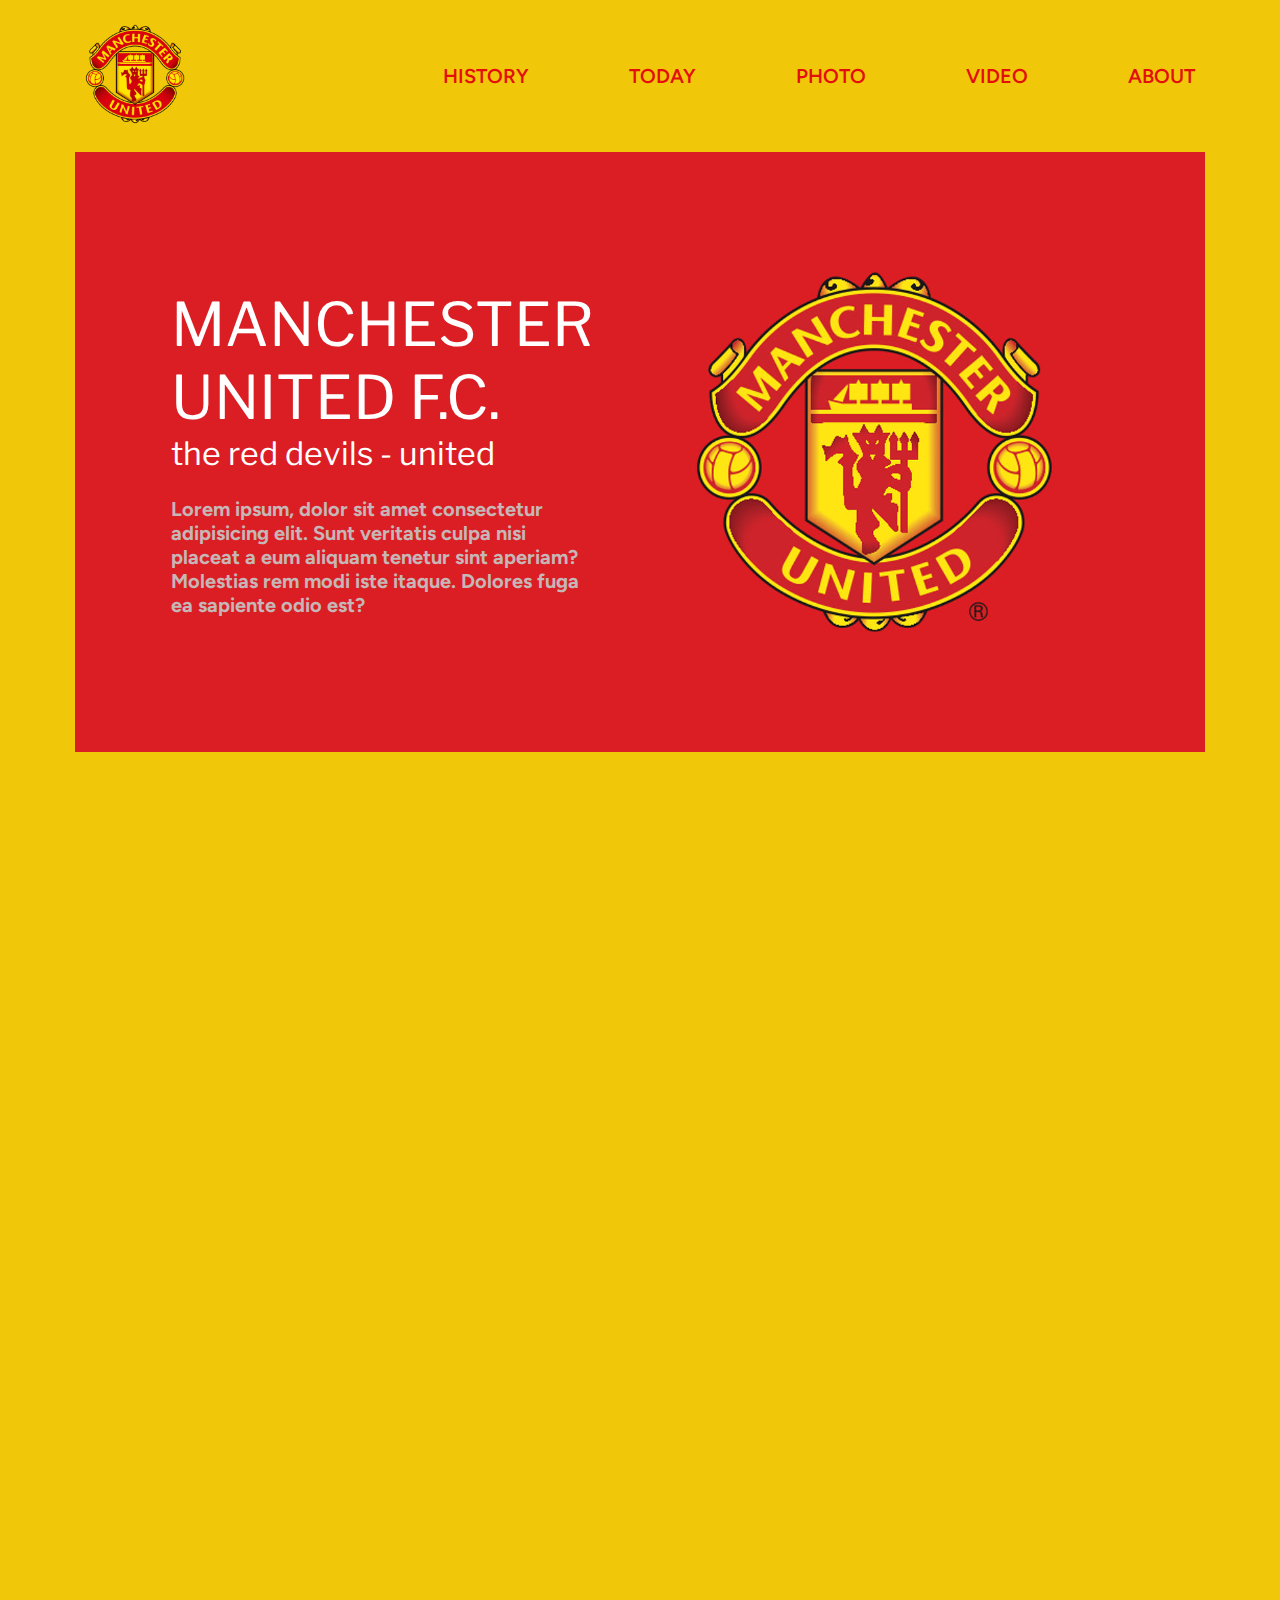
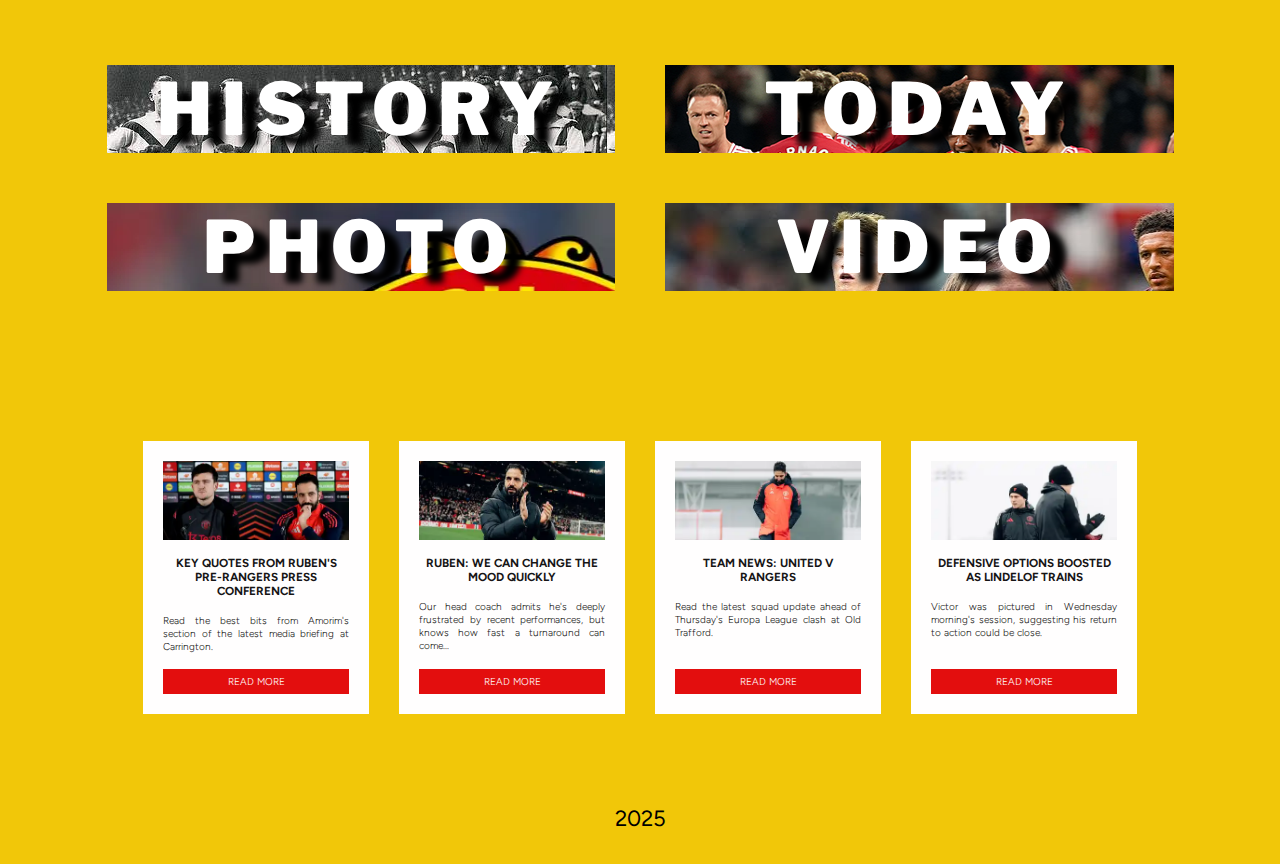
<file: index.html>
<!DOCTYPE html>
<html lang="en">

<head>
    <link rel="preconnect" href="https://fonts.googleapis.com">
    <link rel="preconnect" href="https://fonts.gstatic.com" crossorigin>
    <link
        href="https://fonts.googleapis.com/css2?family=Figtree:ital,wght@0,300..900;1,300..900&family=Libre+Franklin:ital,wght@0,100..900;1,100..900&display=swap"
        rel="stylesheet">
    <link rel="shortcut icon" href="./images/favicon.png" type="image/x-icon">
    <meta charset="UTF-8">
    <meta name="viewport" content="width=device-width, initial-scale=1.0">
    <title>MUFC - Main page</title>
    <link rel="stylesheet" href="./style.css">
    <meta charset="UTF-8">
    <meta name="viewport" content="width=device-width, initial-scale=1.0">
    <title>MU | mainpage</title>
</head>

<body class="figtree">

    <header>
        <nav class="container">
            <a href="./index.html"><img src="./images/logo.png" alt="logo"></a>
            <ul>
                <li><a href="./history.html">history</a></li>
                <li><a href="./today.html">today</a></li>
                <li><a href="./photo.html">photo</a></li>
                <li><a href="./video.html">video</a></li>
                <li><a href="./about.html">about</a></li>
            </ul>
        </nav>
        <section class="hero container">
            <div>
                <h1 class="libre-franklin"> manchester united f.c.</h1>
                <h2 class="libre-franklin">the red devils - united</h2>
                <p>Lorem ipsum, dolor sit amet consectetur adipisicing elit. Sunt veritatis culpa nisi placeat a eum
                    aliquam
                    tenetur sint aperiam? Molestias rem modi iste itaque. Dolores fuga ea sapiente odio est?</p>
            </div>
        </section>
    </header>
    <main>
        <section class="video container">
            <div><iframe width="560" height="315" src="https://www.youtube.com/embed/QHhRo2DmWNI?si=Ya6WNCTCV_i07Ql3"
                    title="YouTube video player" frameborder="0"
                    allow="accelerometer; autoplay; clipboard-write; encrypted-media; gyroscope; picture-in-picture; web-share"
                    referrerpolicy="strict-origin-when-cross-origin" allowfullscreen></iframe></div>
            <div><iframe width="560" height="315" src="https://www.youtube.com/embed/RRcpJSjBCZQ?si=uyWwVRsiacH3ohAY"
                    title="YouTube video player" frameborder="0"
                    allow="accelerometer; autoplay; clipboard-write; encrypted-media; gyroscope; picture-in-picture; web-share"
                    referrerpolicy="strict-origin-when-cross-origin" allowfullscreen></iframe></div>
            <div><iframe width="560" height="315" src="https://www.youtube.com/embed/rRUT1M0irf0?si=DAAxLzBpLTXEsnyL"
                    title="YouTube video player" frameborder="0"
                    allow="accelerometer; autoplay; clipboard-write; encrypted-media; gyroscope; picture-in-picture; web-share"
                    referrerpolicy="strict-origin-when-cross-origin" allowfullscreen></iframe></div>
            <div><iframe width="560" height="315"
                    src="https://www.youtube.com/embed/cfmX0a8Aqag?si=RaiKFi7mpwnpZvw5&amp;controls=0"
                    title="YouTube video player" frameborder="0"
                    allow="accelerometer; autoplay; clipboard-write; encrypted-media; gyroscope; picture-in-picture; web-share"
                    referrerpolicy="strict-origin-when-cross-origin" allowfullscreen></iframe></div>
        </section>
        <section class="pages container">
            <div class="bg-history-card">
                <a class="libre-franklin" href="./history.html">history</a>
            </div>
            <div class="bg-today-card">
                <a class="libre-franklin" href="./today.html">today</a>
            </div>
            <div class="bg-photo-card">
                <a class="libre-franklin" href="./photo.html">photo</a>
            </div>
            <div class="bg-video-card">
                <a class="libre-franklin" href="./video.html">video</a>
            </div>
        </section>
        <section class="articles container">
            <article>
                <img src="./images/news1.webp" alt="">
                <h3>
                    Key quotes from Ruben's pre-Rangers press conference</h3>
                <p>Read the best bits from Amorim's section of the latest media briefing at Carrington.</p>
                <a
                    href="https://www.manutd.com/en/news/detail/key-quotes-and-transcript-from-ruben-amorim-pre-rangers-press-conference-22-january-2025">Read
                    more</a>
            </article>
            <article>
                <img src="./images/news2.webp" alt="">
                <h3>
                    Ruben: We can change the mood quickly</h3>
                <p>Our head coach admits he's deeply frustrated by recent performances, but knows how fast a turnaround
                    can come...</p>
                <a
                    href="https://www.manutd.com/en/news/detail/ruben-amorim-hopes-for-quick-change-in-mood-at-manchester-united-22-january-2025">Read
                    more</a>
            </article>
            <article>
                <img src="./images/news3.webp" alt="">
                <h3>
                    Team news: United v Rangers</h3>
                <p>Read the latest squad update ahead of Thursday's Europa League clash at Old Trafford.</p>
                <a
                    href="https://www.manutd.com/en/news/detail/team-news-for-man-utd-v-rangers-in-europa-league-23-january">Read
                    more</a>
            </article>
            <article>
                <img src="./images/news4.webp" alt="">
                <h3>
                    Defensive options boosted as Lindelof trains</h3>
                <p>Victor was pictured in Wednesday morning's session, suggesting his return to action could be close.
                </p>
                <a
                    href="https://www.manutd.com/en/news/detail/victor-lindelof-returns-to-man-utd-training-before-rangers-match">Read
                    more</a>
            </article>
        </section>
    </main>
    <footer class="container">
        <p>
            2025
        </p>
    </footer>

</body>

</html>
</file>
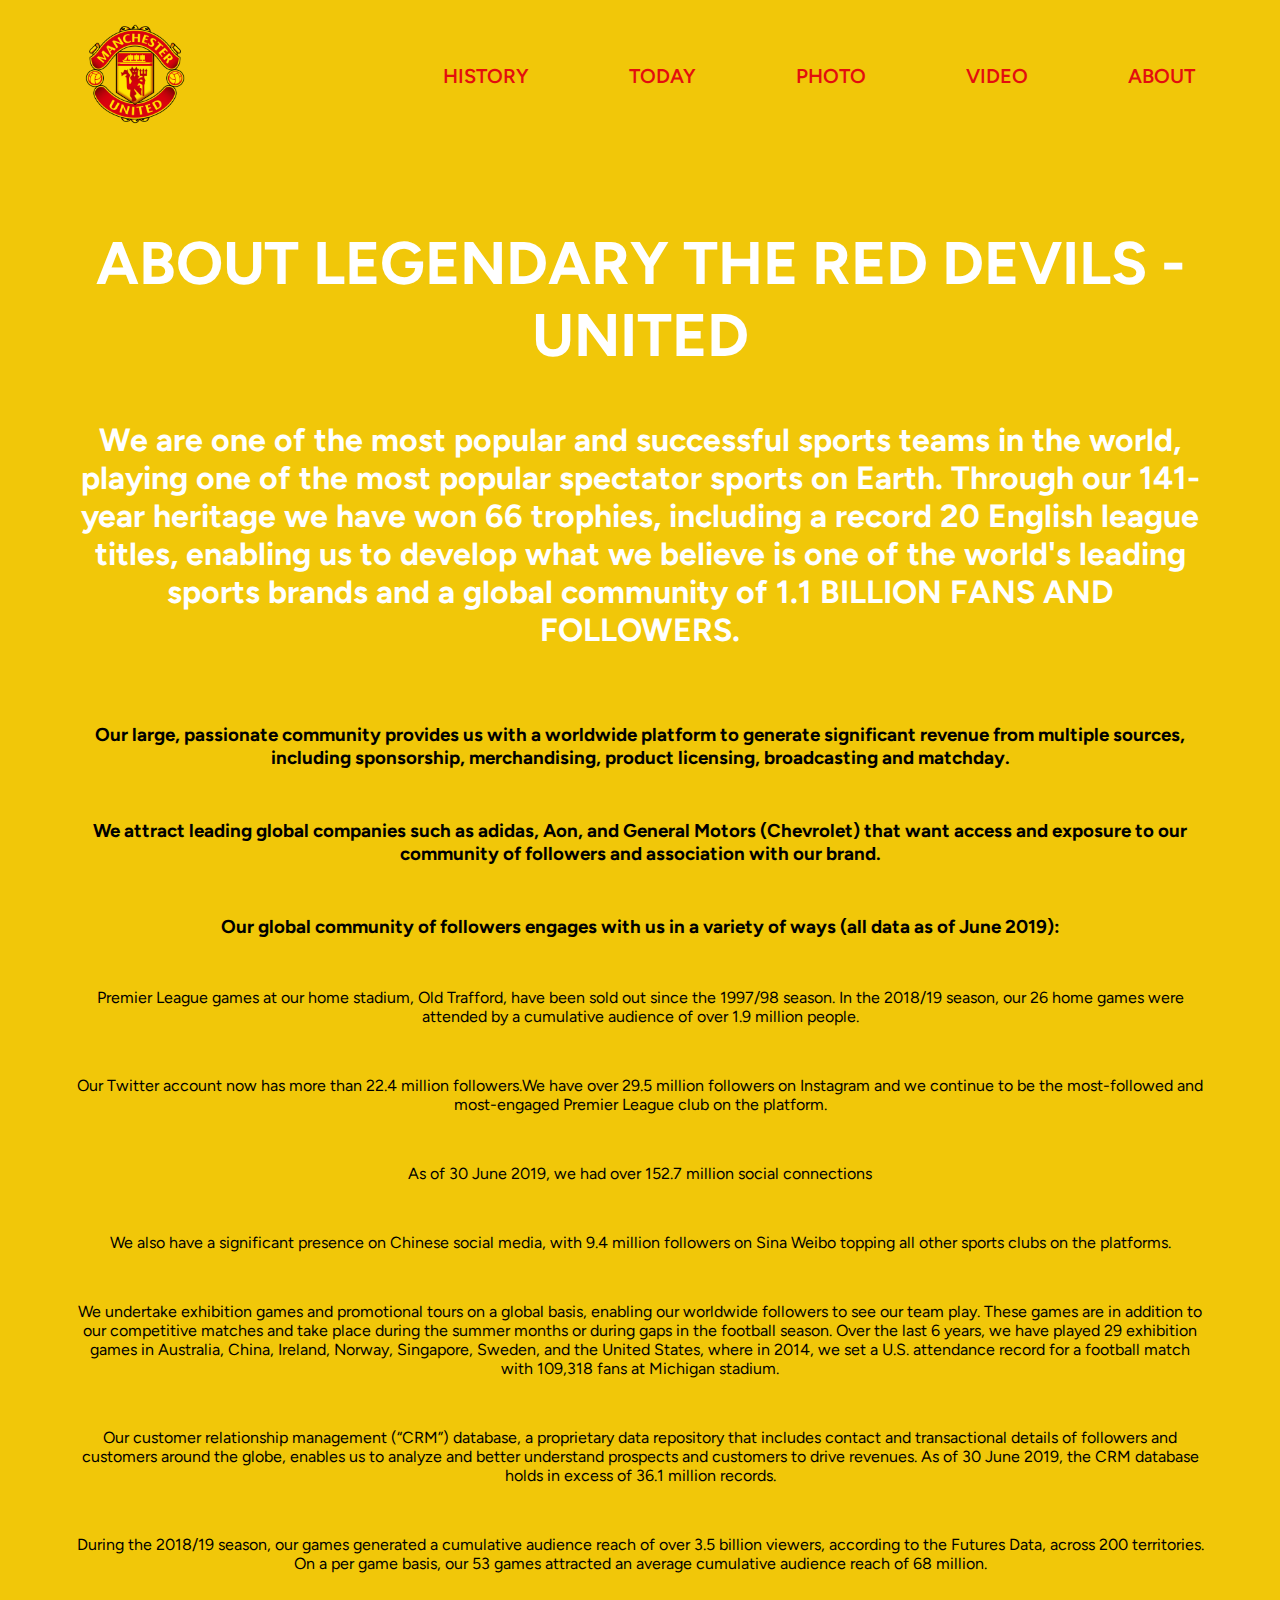
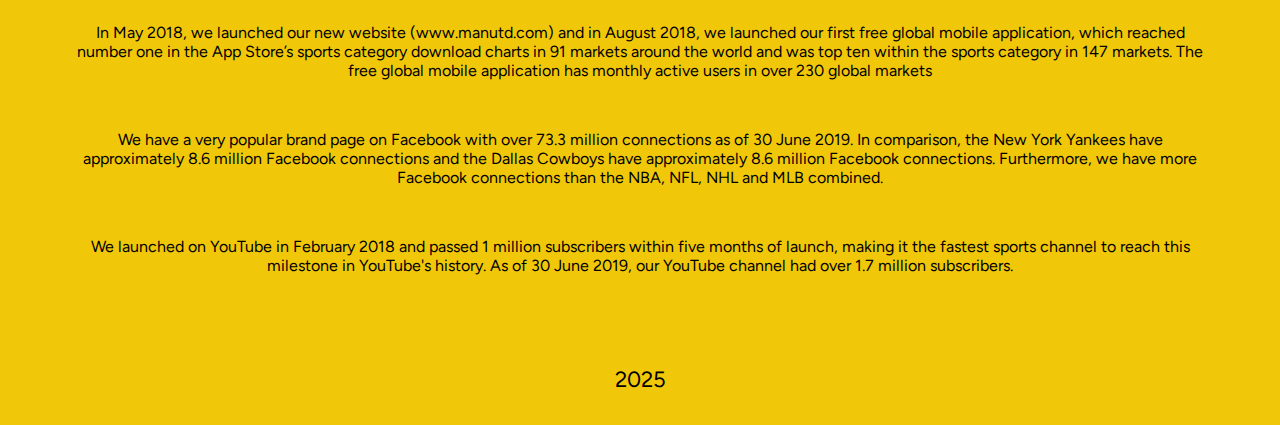
<file: about.html>
<!DOCTYPE html>
<html lang="en">

<head>
    <link rel="preconnect" href="https://fonts.googleapis.com">
    <link rel="preconnect" href="https://fonts.gstatic.com" crossorigin>
    <link
        href="https://fonts.googleapis.com/css2?family=Figtree:ital,wght@0,300..900;1,300..900&family=Libre+Franklin:ital,wght@0,100..900;1,100..900&display=swap"
        rel="stylesheet">
    <meta name="viewport" content="width=device-width, initial-scale=1.0">
    <title>MUFC - About page</title>
    <link rel="shortcut icon" href="./images/favicon.png" type="image/x-icon">
    <link rel="stylesheet" href="./style.css">
</head>

<body class="figtree about-page">
    <header>
        <nav class="container">
            <a href="./index.html"><img src="./images/logo.png" alt="logo"></a>
            <ul>
                <li><a href="./history.html">history</a></li>
                <li><a href="./today.html">today</a></li>
                <li><a href="./photo.html">photo</a></li>
                <li><a href="./video.html">video</a></li>
                <li><a href="#">about</a></li>
            </ul>
        </nav>

    </header>
    <main>
        <section class="container content">
            <h1>About legendary the red devils - united</h1>
            <h2>We are one of the most popular and successful sports teams in the world, playing one of the most popular spectator sports on Earth. Through our 141-year heritage we have won 66 trophies, including a record 20 English league titles, enabling us to develop what we believe is one of the world's leading sports brands and a global community of 1.1 BILLION FANS AND FOLLOWERS.</h2>
            <h3>Our large, passionate community provides us with a worldwide platform to generate significant revenue from multiple sources, including sponsorship, merchandising, product licensing, broadcasting and matchday.</h3>
            <h3>We attract leading global companies such as adidas, Aon, and General Motors (Chevrolet) that want access and exposure to our community of followers and association with our brand.</h3>
            <h3>Our global community of followers engages with us in a variety of ways (all data as of June 2019):</h3>
            <p>Premier League games at our home stadium, Old Trafford, have been sold out since the 1997/98 season. In the 2018/19 season, our 26 home games were attended by a cumulative audience of over 1.9 million people.</p>
            <p>Our Twitter account now has more than 22.4 million followers.We have over 29.5 million followers on Instagram and we continue to be the most-followed and most-engaged Premier League club on the platform.</p>
            <p>As of 30 June 2019, we had over 152.7 million social connections</p>
            <p>We also have a significant presence on Chinese social media, with 9.4 million followers on Sina Weibo topping all other sports clubs on the platforms.</p>
            <p>We undertake exhibition games and promotional tours on a global basis, enabling our worldwide followers to see our team play. These games are in addition to our competitive matches and take place during the summer months or during gaps in the football season. Over the last 6 years, we have played 29 exhibition games in Australia, China, Ireland, Norway, Singapore, Sweden, and the United States, where in 2014, we set a U.S. attendance record for a football match with 109,318 fans at Michigan stadium.</p>
            <p>Our customer relationship management (“CRM”) database, a proprietary data repository that includes contact and transactional details of followers and customers around the globe, enables us to analyze and better understand prospects and customers to drive revenues. As of 30 June 2019, the CRM database holds in excess of 36.1 million records.</p>
            <p>During the 2018/19 season, our games generated a cumulative audience reach of over 3.5 billion viewers, according to the Futures Data, across 200 territories. On a per game basis, our 53 games attracted an average cumulative audience reach of 68 million.</p>
            <p>In May 2018, we launched our new website (www.manutd.com) and in August 2018, we launched our first free global mobile application, which reached number one in the App Store’s sports category download charts in 91 markets around the world and was top ten within the sports category in 147 markets. The free global mobile application has monthly active users in over 230 global markets</p>
            <p>We have a very popular brand page on Facebook with over 73.3 million connections as of 30 June 2019. In comparison, the New York Yankees have approximately 8.6 million Facebook connections and the Dallas Cowboys have approximately 8.6 million Facebook connections. Furthermore, we have more Facebook connections than the NBA, NFL, NHL and MLB combined.</p>
            <p>We launched on YouTube in February 2018 and passed 1 million subscribers within five months of launch, making it the fastest sports channel to reach this milestone in YouTube's history. As of 30 June 2019, our YouTube channel had over 1.7 million subscribers.</p>
        </section>

    
    </main>
    <footer>
        <p>
            2025
        </p>
    </footer>
</body>

</html>
</file>
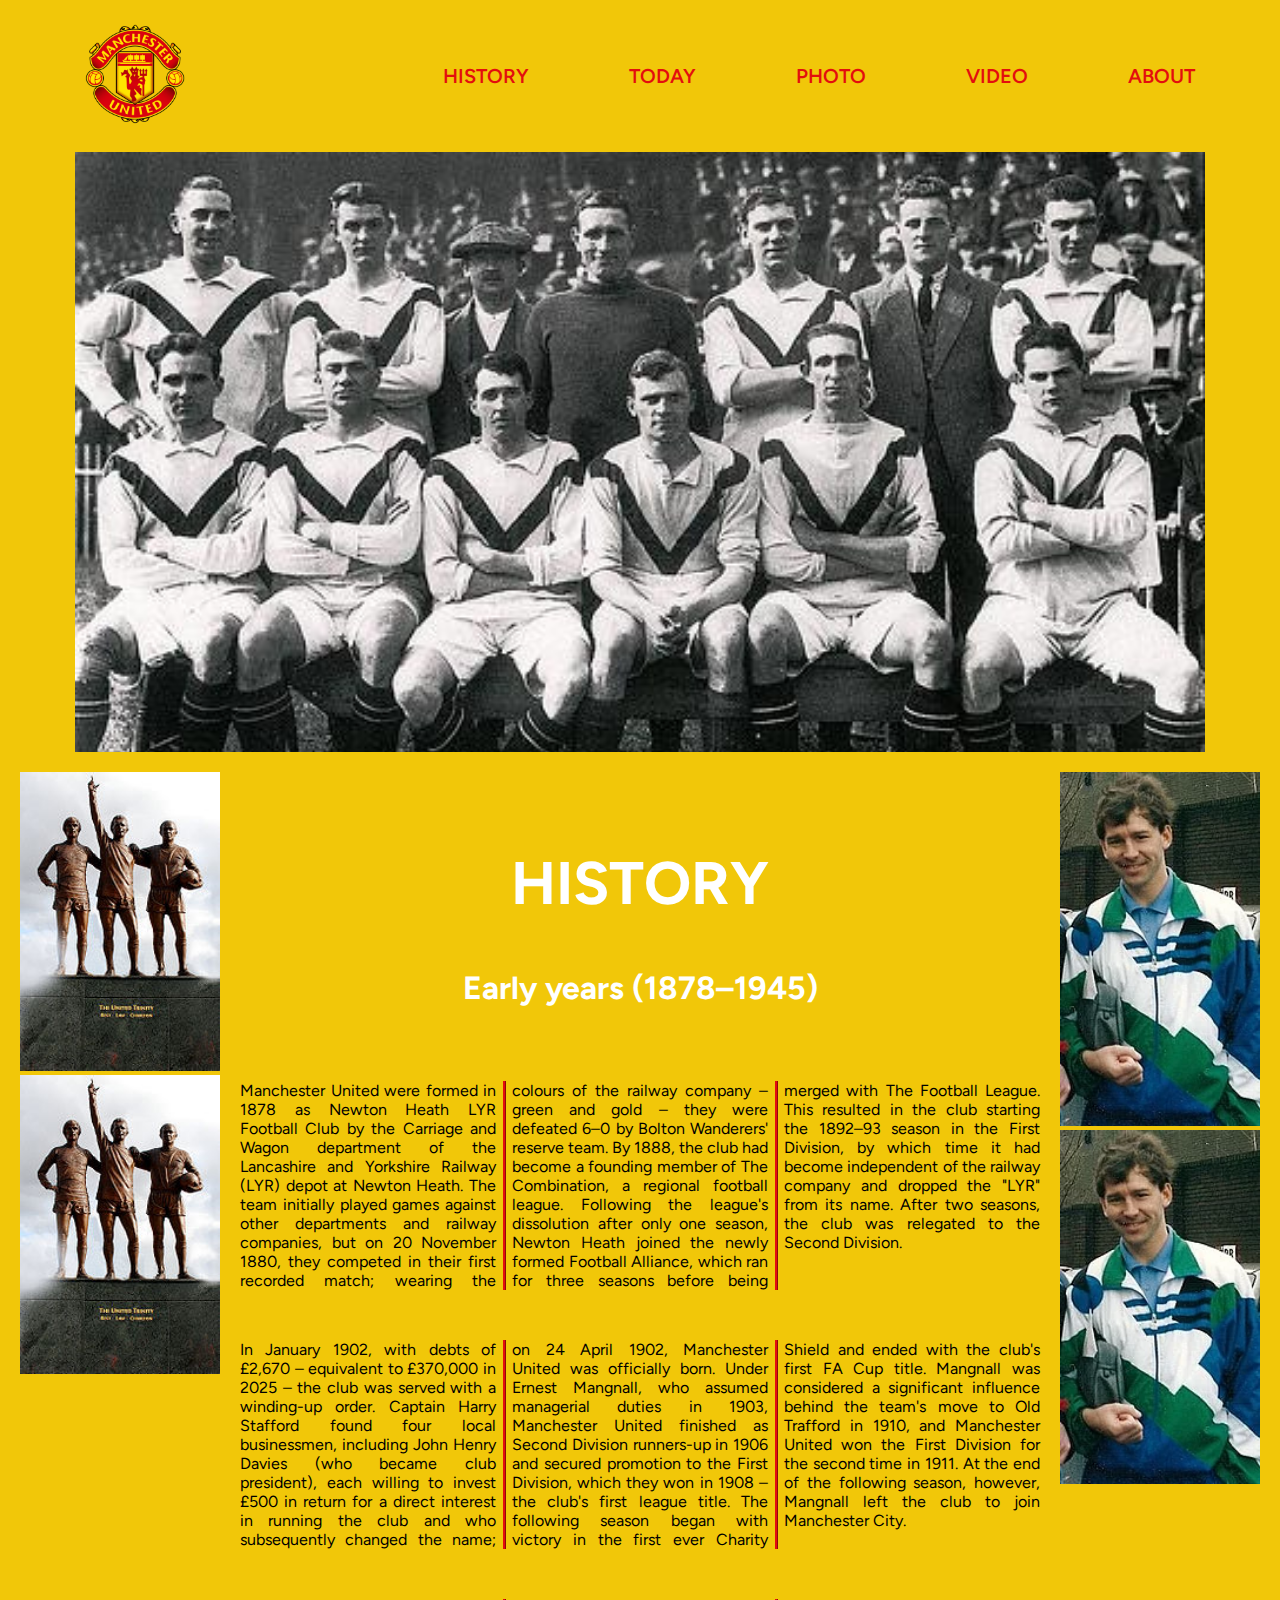
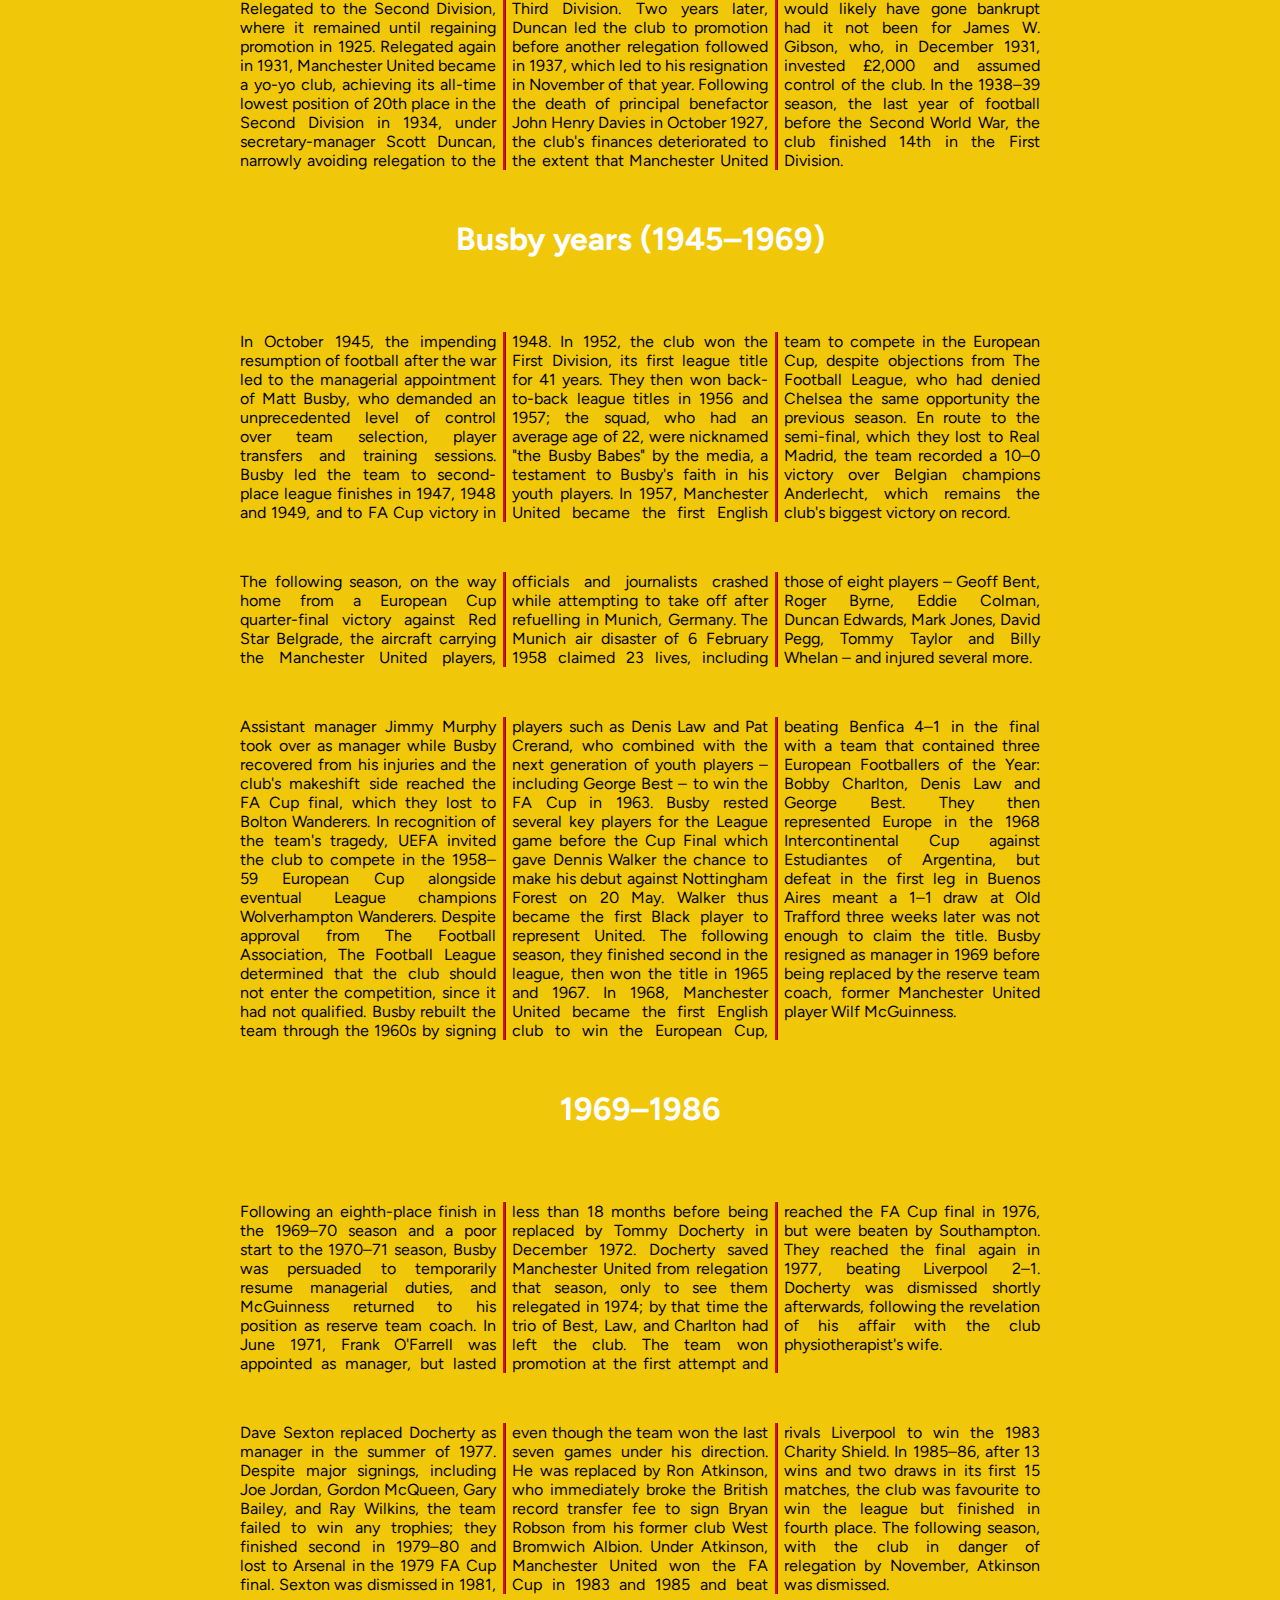
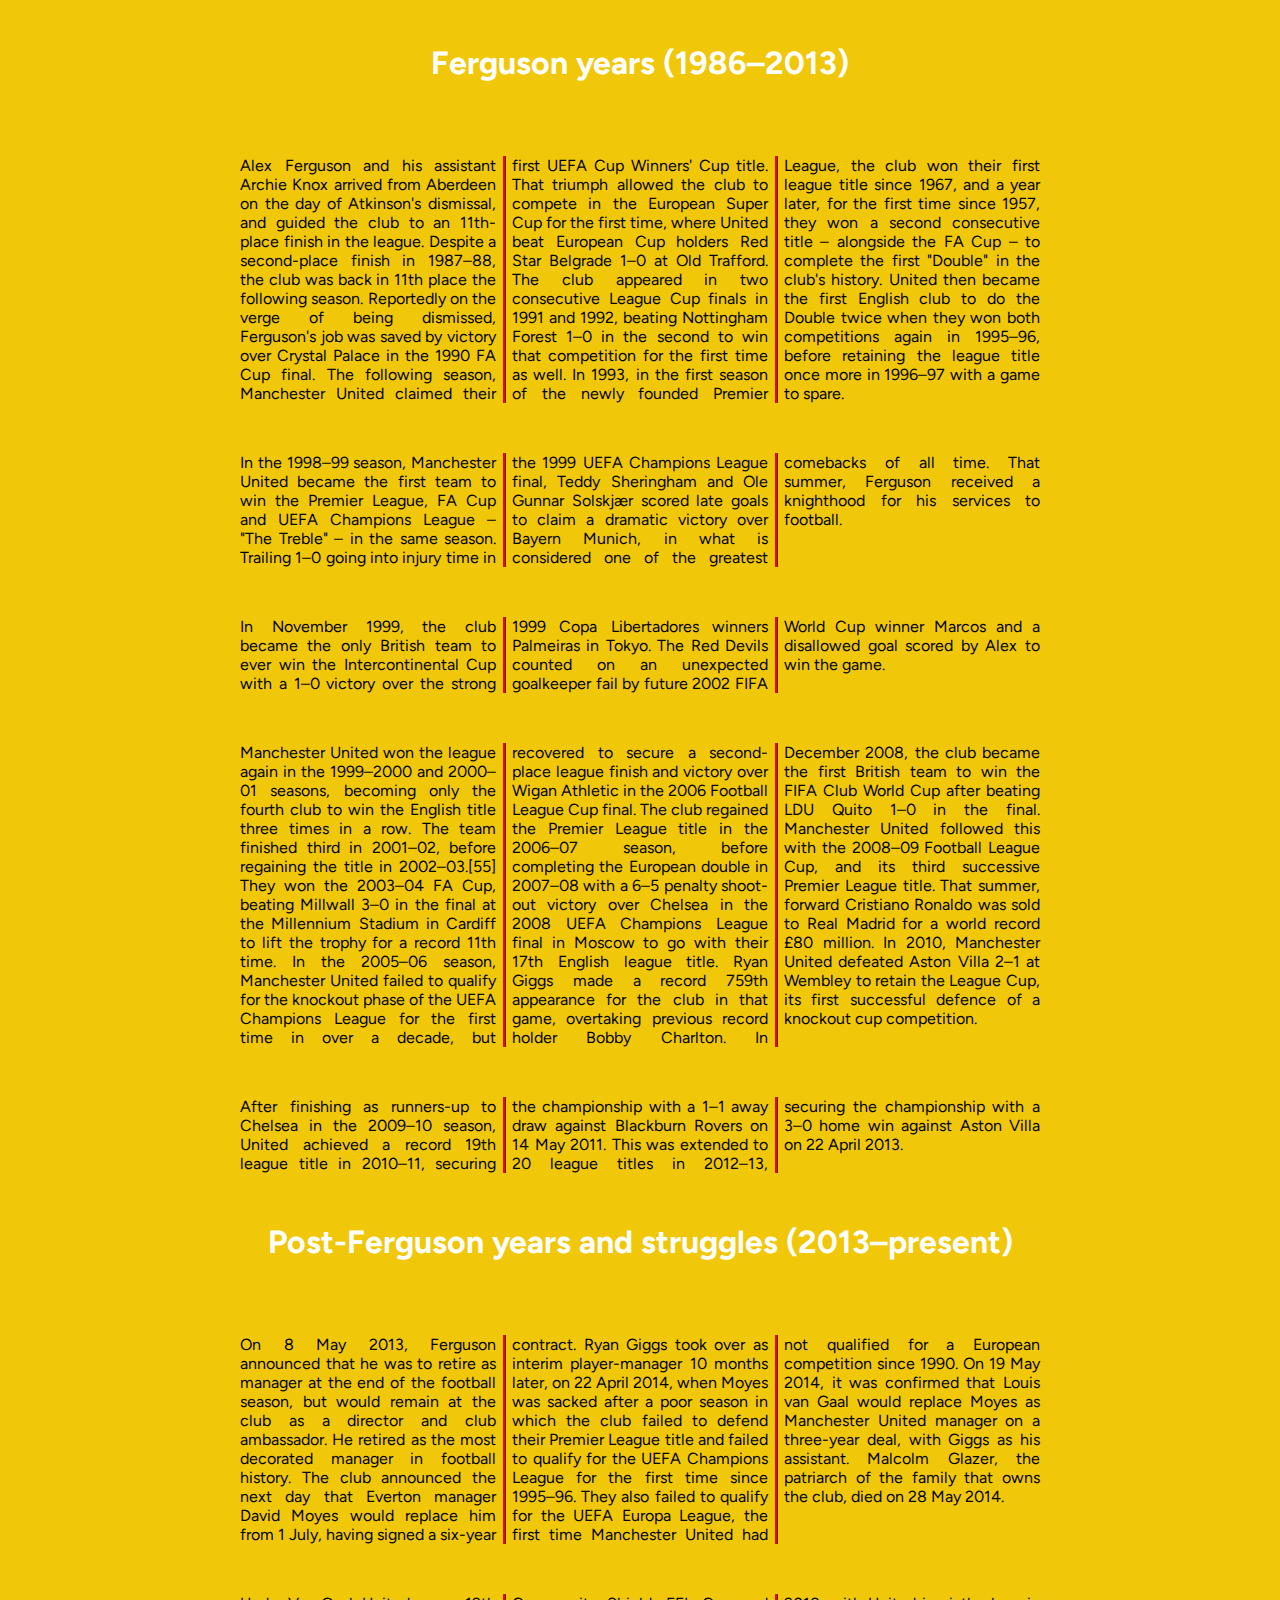
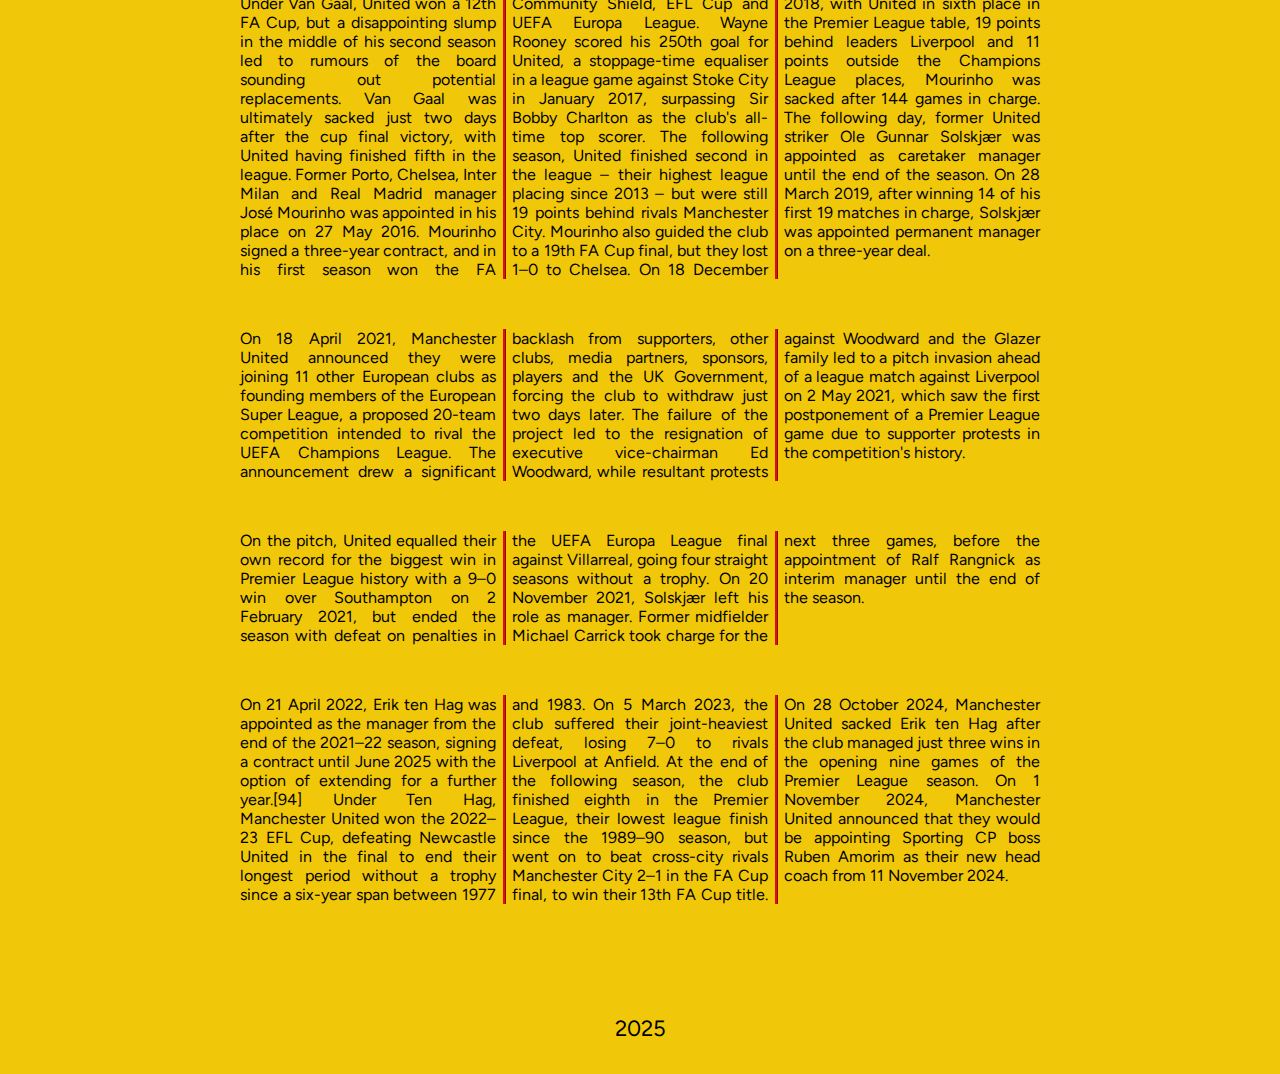
<file: history.html>
<!DOCTYPE html>
<html lang="en">

<head>
    <link rel="preconnect" href="https://fonts.googleapis.com">
    <link rel="preconnect" href="https://fonts.gstatic.com" crossorigin>
    <link
        href="https://fonts.googleapis.com/css2?family=Figtree:ital,wght@0,300..900;1,300..900&family=Libre+Franklin:ital,wght@0,100..900;1,100..900&display=swap"
        rel="stylesheet">
    <link rel="shortcut icon" href="./images/favicon.png" type="image/x-icon">
    <meta charset="UTF-8">
    <meta name="viewport" content="width=device-width, initial-scale=1.0">
    <title>MUFC - History page</title>
    <link rel="stylesheet" href="./style.css">
</head>

<body class="figtree history-page">

    <header>
        <nav class="container">
            <a href="./index.html"><img src="./images/logo.png" alt="logo"></a>
            <ul>
                <li><a href="#">history</a></li>
                <li><a href="./today.html">today</a></li>
                <li><a href="./photo.html">photo</a></li>
                <li><a href="./video.html">video</a></li>
                <li><a href="./about.html">about</a></li>
            </ul>
        </nav>
        <section class="hero container">
            <div>
                <!-- <h1 class="libre-franklin"> manchester united f.c.</h1>
                <h2 class="libre-franklin">the red devils - united</h2>
                <p>Lorem ipsum, dolor sit amet consectetur adipisicing elit. Sunt veritatis culpa nisi placeat a eum
                    aliquam
                    tenetur sint aperiam? Molestias rem modi iste itaque. Dolores fuga ea sapiente odio est?</p> -->
            </div>
        </section>
    </header>

    <main class="big-container">
        <div>
            <img src="./images/l.jpg" class="side-image left" alt="Ліва картинка">
            <img src="./images/l.jpg" class="side-image left" alt="Ліва картинка">
        </div>
        <section class="container content">

            <h1>
                History
            </h1>
            <h2>
                Early years (1878–1945)
            </h2>
            <p>

                Manchester United were formed in 1878 as Newton Heath LYR Football Club by the Carriage and Wagon
                department of the Lancashire and Yorkshire Railway (LYR) depot at Newton Heath. The team initially
                played games against other departments and railway companies, but on 20 November 1880, they competed in
                their first recorded match; wearing the colours of the railway company – green and gold – they were
                defeated 6–0 by Bolton Wanderers' reserve team. By 1888, the club had become a founding member of The
                Combination, a regional football league. Following the league's dissolution after only one season,
                Newton Heath joined the newly formed Football Alliance, which ran for three seasons before being merged
                with The Football League. This resulted in the club starting the 1892–93 season in the First Division,
                by which time it had become independent of the railway company and dropped the "LYR" from its name.
                After two seasons, the club was relegated to the Second Division.

            </p>
            <p>
                In January 1902, with debts of £2,670 – equivalent to £370,000 in 2025 – the club was served with a
                winding-up order. Captain Harry Stafford found four local businessmen, including John Henry Davies (who
                became club president), each willing to invest £500 in return for a direct interest in running the club
                and who subsequently changed the name; on 24 April 1902, Manchester United was officially born. Under
                Ernest Mangnall, who assumed managerial duties in 1903, Manchester United finished as Second Division
                runners-up in 1906 and secured promotion to the First Division, which they won in 1908 – the club's
                first league title. The following season began with victory in the first ever Charity Shield and ended
                with the club's first FA Cup title. Mangnall was considered a significant influence behind the team's
                move to Old Trafford in 1910, and Manchester United won the First Division for the second time in 1911.
                At the end of the following season, however, Mangnall left the club to join Manchester City.
            </p>
            <p>
                Relegated to the Second Division, where it remained until regaining promotion in 1925. Relegated again
                in 1931, Manchester United became a yo-yo club, achieving its all-time lowest position of 20th place in
                the Second Division in 1934, under secretary-manager Scott Duncan, narrowly avoiding relegation to the
                Third Division. Two years later, Duncan led the club to promotion before another relegation followed in
                1937, which led to his resignation in November of that year. Following the death of principal benefactor
                John Henry Davies in October 1927, the club's finances deteriorated to the extent that Manchester United
                would likely have gone bankrupt had it not been for James W. Gibson, who, in December 1931, invested
                £2,000 and assumed control of the club. In the 1938–39 season, the last year of football before the
                Second World War, the club finished 14th in the First Division.
            </p>
            <h2>
                Busby years (1945–1969)
            </h2>
            <p>
                In October 1945, the impending resumption of football after the war led to the managerial appointment of
                Matt Busby, who demanded an unprecedented level of control over team selection, player transfers and
                training sessions. Busby led the team to second-place league finishes in 1947, 1948 and 1949, and to FA
                Cup victory in 1948. In 1952, the club won the First Division, its first league title for 41 years. They
                then won back-to-back league titles in 1956 and 1957; the squad, who had an average age of 22, were
                nicknamed "the Busby Babes" by the media, a testament to Busby's faith in his youth players. In 1957,
                Manchester United became the first English team to compete in the European Cup, despite objections from
                The Football League, who had denied Chelsea the same opportunity the previous season. En route to the
                semi-final, which they lost to Real Madrid, the team recorded a 10–0 victory over Belgian champions
                Anderlecht, which remains the club's biggest victory on record.
            </p>
            <p>
                The following season, on the way home from a European Cup quarter-final victory against Red Star
                Belgrade, the aircraft carrying the Manchester United players, officials and journalists crashed while
                attempting to take off after refuelling in Munich, Germany. The Munich air disaster of 6 February 1958
                claimed 23 lives, including those of eight players – Geoff Bent, Roger Byrne, Eddie Colman, Duncan
                Edwards, Mark Jones, David Pegg, Tommy Taylor and Billy Whelan – and injured several more.
            </p>
            <p>
                Assistant manager Jimmy Murphy took over as manager while Busby recovered from his injuries and the
                club's makeshift side reached the FA Cup final, which they lost to Bolton Wanderers. In recognition of
                the team's tragedy, UEFA invited the club to compete in the 1958–59 European Cup alongside eventual
                League champions Wolverhampton Wanderers. Despite approval from The Football Association, The Football
                League determined that the club should not enter the competition, since it had not qualified. Busby
                rebuilt the team through the 1960s by signing players such as Denis Law and Pat Crerand, who combined
                with the next generation of youth players – including George Best – to win the FA Cup in 1963. Busby
                rested several key players for the League game before the Cup Final which gave Dennis Walker the chance
                to make his debut against Nottingham Forest on 20 May. Walker thus became the first Black player to
                represent United. The following season, they finished second in the league, then won the title in 1965
                and 1967. In 1968, Manchester United became the first English club to win the European Cup, beating
                Benfica 4–1 in the final with a team that contained three European Footballers of the Year: Bobby
                Charlton, Denis Law and George Best. They then represented Europe in the 1968 Intercontinental Cup
                against Estudiantes of Argentina, but defeat in the first leg in Buenos Aires meant a 1–1 draw at Old
                Trafford three weeks later was not enough to claim the title. Busby resigned as manager in 1969 before
                being replaced by the reserve team coach, former Manchester United player Wilf McGuinness.
            </p>
            <h2>
                1969–1986
            </h2>
            <p>
                Following an eighth-place finish in the 1969–70 season and a poor start to the 1970–71 season, Busby was
                persuaded to temporarily resume managerial duties, and McGuinness returned to his position as reserve
                team coach. In June 1971, Frank O'Farrell was appointed as manager, but lasted less than 18 months
                before being replaced by Tommy Docherty in December 1972. Docherty saved Manchester United from
                relegation that season, only to see them relegated in 1974; by that time the trio of Best, Law, and
                Charlton had left the club. The team won promotion at the first attempt and reached the FA Cup final in
                1976, but were beaten by Southampton. They reached the final again in 1977, beating Liverpool 2–1.
                Docherty was dismissed shortly afterwards, following the revelation of his affair with the club
                physiotherapist's wife.
            </p>
            <p>
                Dave Sexton replaced Docherty as manager in the summer of 1977. Despite major signings, including Joe
                Jordan, Gordon McQueen, Gary Bailey, and Ray Wilkins, the team failed to win any trophies; they finished
                second in 1979–80 and lost to Arsenal in the 1979 FA Cup final. Sexton was dismissed in 1981, even
                though the team won the last seven games under his direction. He was replaced by Ron Atkinson, who
                immediately broke the British record transfer fee to sign Bryan Robson from his former club West
                Bromwich Albion. Under Atkinson, Manchester United won the FA Cup in 1983 and 1985 and beat rivals
                Liverpool to win the 1983 Charity Shield. In 1985–86, after 13 wins and two draws in its first 15
                matches, the club was favourite to win the league but finished in fourth place. The following season,
                with the club in danger of relegation by November, Atkinson was dismissed.
            </p>
            <h2>
                Ferguson years (1986–2013)
            </h2>
            <p>
                Alex Ferguson and his assistant Archie Knox arrived from Aberdeen on the day of Atkinson's dismissal,
                and guided the club to an 11th-place finish in the league. Despite a second-place finish in 1987–88, the
                club was back in 11th place the following season. Reportedly on the verge of being dismissed, Ferguson's
                job was saved by victory over Crystal Palace in the 1990 FA Cup final. The following season, Manchester
                United claimed their first UEFA Cup Winners' Cup title. That triumph allowed the club to compete in the
                European Super Cup for the first time, where United beat European Cup holders Red Star Belgrade 1–0 at
                Old Trafford. The club appeared in two consecutive League Cup finals in 1991 and 1992, beating
                Nottingham Forest 1–0 in the second to win that competition for the first time as well. In 1993, in the
                first season of the newly founded Premier League, the club won their first league title since 1967, and
                a year later, for the first time since 1957, they won a second consecutive title – alongside the FA Cup
                – to complete the first "Double" in the club's history. United then became the first English club to do
                the Double twice when they won both competitions again in 1995–96, before retaining the league title
                once more in 1996–97 with a game to spare.
            </p>
            <p>
                In the 1998–99 season, Manchester United became the first team to win the Premier League, FA Cup and
                UEFA Champions League – "The Treble" – in the same season. Trailing 1–0 going into injury time in the
                1999 UEFA Champions League final, Teddy Sheringham and Ole Gunnar Solskjær scored late goals to claim a
                dramatic victory over Bayern Munich, in what is considered one of the greatest comebacks of all time.
                That summer, Ferguson received a knighthood for his services to football.
            </p>
            <p>
                In November 1999, the club became the only British team to ever win the Intercontinental Cup with a 1–0
                victory over the strong 1999 Copa Libertadores winners Palmeiras in Tokyo. The Red Devils counted on an
                unexpected goalkeeper fail by future 2002 FIFA World Cup winner Marcos and a disallowed goal scored by
                Alex to win the game.
            </p>
            <p>
                Manchester United won the league again in the 1999–2000 and 2000–01 seasons, becoming only the fourth
                club to win the English title three times in a row. The team finished third in 2001–02, before regaining
                the title in 2002–03.[55] They won the 2003–04 FA Cup, beating Millwall 3–0 in the final at the
                Millennium Stadium in Cardiff to lift the trophy for a record 11th time. In the 2005–06 season,
                Manchester United failed to qualify for the knockout phase of the UEFA Champions League for the first
                time in over a decade, but recovered to secure a second-place league finish and victory over Wigan
                Athletic in the 2006 Football League Cup final. The club regained the Premier League title in the
                2006–07 season, before completing the European double in 2007–08 with a 6–5 penalty shoot-out victory
                over Chelsea in the 2008 UEFA Champions League final in Moscow to go with their 17th English league
                title. Ryan Giggs made a record 759th appearance for the club in that game, overtaking previous record
                holder Bobby Charlton. In December 2008, the club became the first British team to win the FIFA Club
                World Cup after beating LDU Quito 1–0 in the final. Manchester United followed this with the 2008–09
                Football League Cup, and its third successive Premier League title. That summer, forward Cristiano
                Ronaldo was sold to Real Madrid for a world record £80 million. In 2010, Manchester United defeated
                Aston Villa 2–1 at Wembley to retain the League Cup, its first successful defence of a knockout cup
                competition.
            </p>
            <p>
                After finishing as runners-up to Chelsea in the 2009–10 season, United achieved a record 19th league
                title in 2010–11, securing the championship with a 1–1 away draw against Blackburn Rovers on 14 May
                2011. This was extended to 20 league titles in 2012–13, securing the championship with a 3–0 home win
                against Aston Villa on 22 April 2013.
            </p>
            <h2>
                Post-Ferguson years and struggles (2013–present)
            </h2>
            <p>
                On 8 May 2013, Ferguson announced that he was to retire as manager at the end of the football season,
                but would remain at the club as a director and club ambassador. He retired as the most decorated manager
                in football history. The club announced the next day that Everton manager David Moyes would replace him
                from 1 July, having signed a six-year contract. Ryan Giggs took over as interim player-manager 10 months
                later, on 22 April 2014, when Moyes was sacked after a poor season in which the club failed to defend
                their Premier League title and failed to qualify for the UEFA Champions League for the first time since
                1995–96. They also failed to qualify for the UEFA Europa League, the first time Manchester United had
                not qualified for a European competition since 1990. On 19 May 2014, it was confirmed that Louis van
                Gaal would replace Moyes as Manchester United manager on a three-year deal, with Giggs as his assistant.
                Malcolm Glazer, the patriarch of the family that owns the club, died on 28 May 2014.
            </p>
            <p>
                Under Van Gaal, United won a 12th FA Cup, but a disappointing slump in the middle of his second season
                led to rumours of the board sounding out potential replacements. Van Gaal was ultimately sacked just two
                days after the cup final victory, with United having finished fifth in the league. Former Porto,
                Chelsea, Inter Milan and Real Madrid manager José Mourinho was appointed in his place on 27 May 2016.
                Mourinho signed a three-year contract, and in his first season won the FA Community Shield, EFL Cup and
                UEFA Europa League. Wayne Rooney scored his 250th goal for United, a stoppage-time equaliser in a league
                game against Stoke City in January 2017, surpassing Sir Bobby Charlton as the club's all-time top
                scorer. The following season, United finished second in the league – their highest league placing since
                2013 – but were still 19 points behind rivals Manchester City. Mourinho also guided the club to a 19th
                FA Cup final, but they lost 1–0 to Chelsea. On 18 December 2018, with United in sixth place in the
                Premier League table, 19 points behind leaders Liverpool and 11 points outside the Champions League
                places, Mourinho was sacked after 144 games in charge. The following day, former United striker Ole
                Gunnar Solskjær was appointed as caretaker manager until the end of the season. On 28 March 2019, after
                winning 14 of his first 19 matches in charge, Solskjær was appointed permanent manager on a three-year
                deal.
            </p>
            <p>
                On 18 April 2021, Manchester United announced they were joining 11 other European clubs as founding
                members of the European Super League, a proposed 20-team competition intended to rival the UEFA
                Champions League. The announcement drew a significant backlash from supporters, other clubs, media
                partners, sponsors, players and the UK Government, forcing the club to withdraw just two days later. The
                failure of the project led to the resignation of executive vice-chairman Ed Woodward, while resultant
                protests against Woodward and the Glazer family led to a pitch invasion ahead of a league match against
                Liverpool on 2 May 2021, which saw the first postponement of a Premier League game due to supporter
                protests in the competition's history.
            </p>
            <p>
                On the pitch, United equalled their own record for the biggest win in Premier League history with a 9–0
                win over Southampton on 2 February 2021, but ended the season with defeat on penalties in the UEFA
                Europa League final against Villarreal, going four straight seasons without a trophy. On 20 November
                2021, Solskjær left his role as manager. Former midfielder Michael Carrick took charge for the next
                three games, before the appointment of Ralf Rangnick as interim manager until the end of the season.
            </p>
            <p>
                On 21 April 2022, Erik ten Hag was appointed as the manager from the end of the 2021–22 season, signing
                a contract until June 2025 with the option of extending for a further year.[94] Under Ten Hag,
                Manchester United won the 2022–23 EFL Cup, defeating Newcastle United in the final to end their longest
                period without a trophy since a six-year span between 1977 and 1983. On 5 March 2023, the club suffered
                their joint-heaviest defeat, losing 7–0 to rivals Liverpool at Anfield. At the end of the following
                season, the club finished eighth in the Premier League, their lowest league finish since the 1989–90
                season, but went on to beat cross-city rivals Manchester City 2–1 in the FA Cup final, to win their 13th
                FA Cup title. On 28 October 2024, Manchester United sacked Erik ten Hag after the club managed just
                three wins in the opening nine games of the Premier League season. On 1 November 2024, Manchester United
                announced that they would be appointing Sporting CP boss Ruben Amorim as their new head coach from 11
                November 2024.
            </p>
        </section>
        <div>
            <img src="./images/r.webp" class="side-image right" alt="Права картинка">
            <img src="./images/r.webp" class="side-image right" alt="Права картинка">
        </div>
    </main>
    <footer>
        <p>
            2025
        </p>
    </footer>
</body>

</html>
</file>
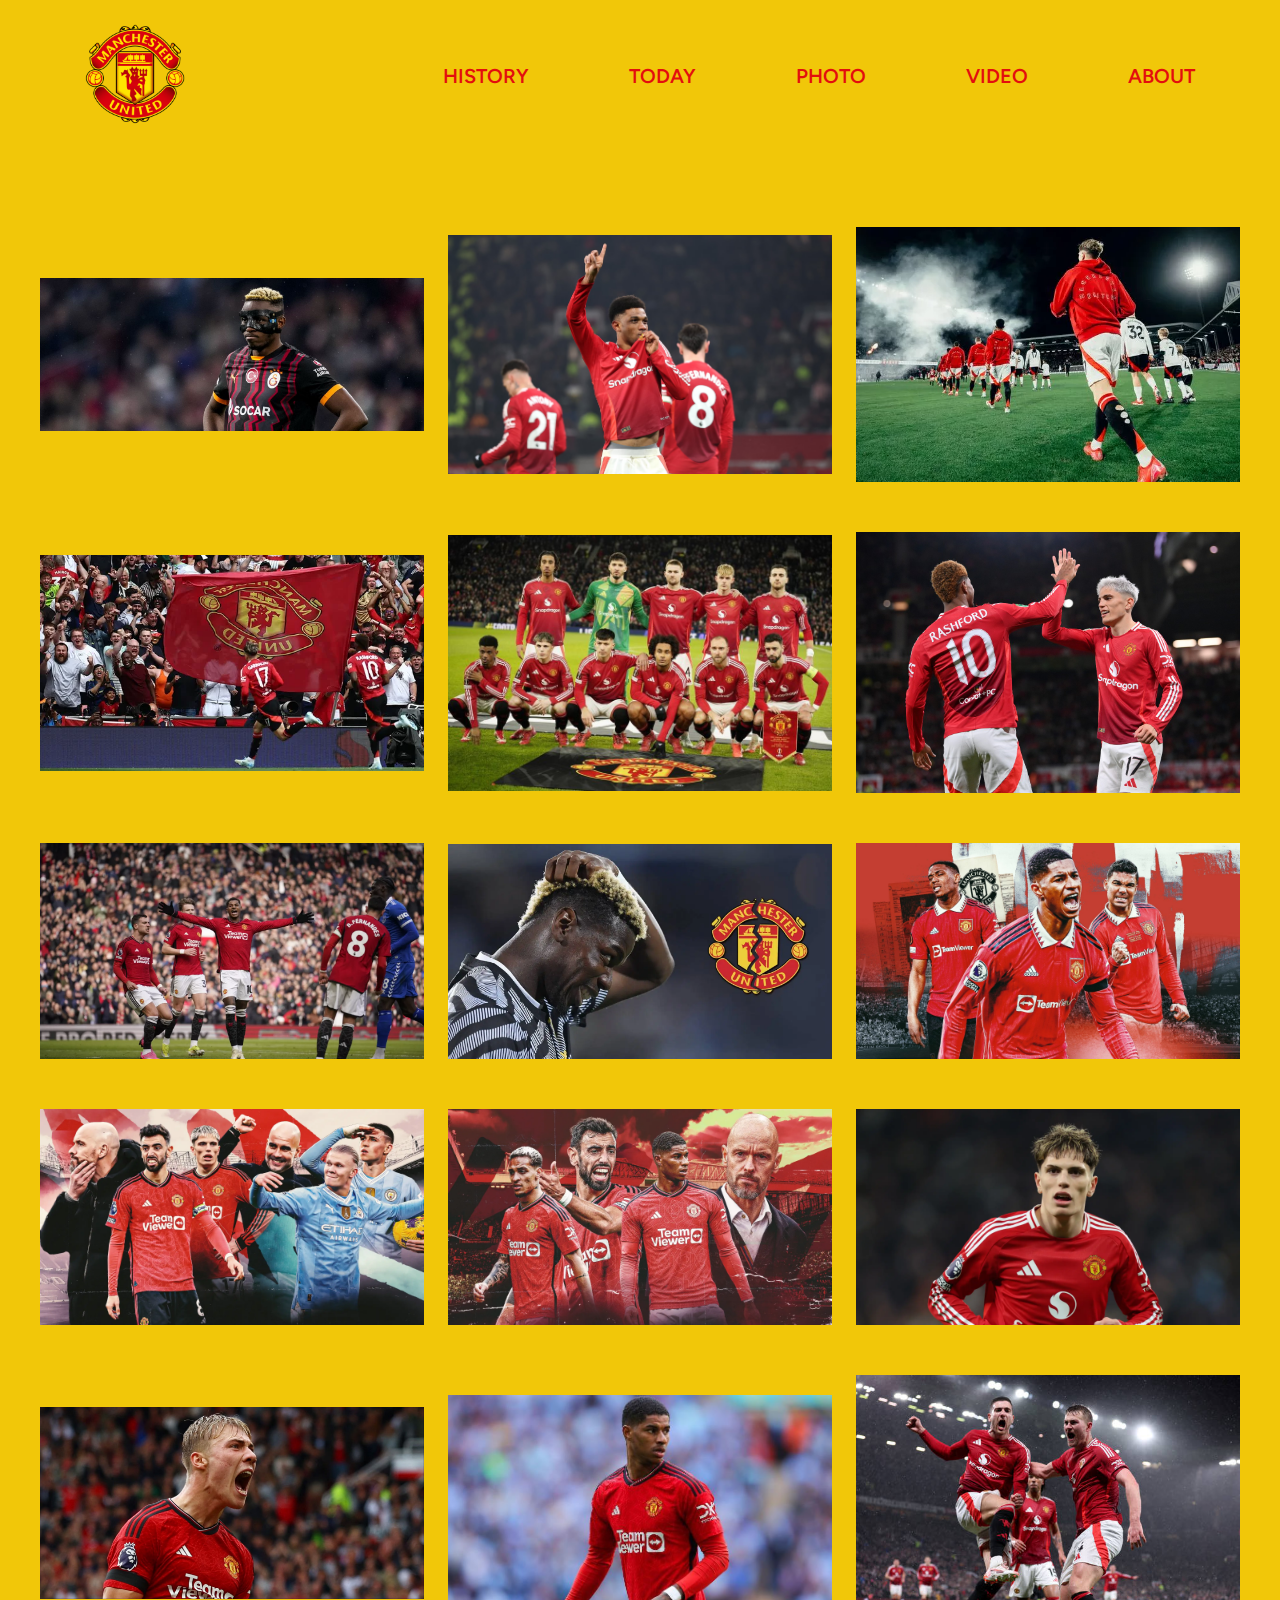
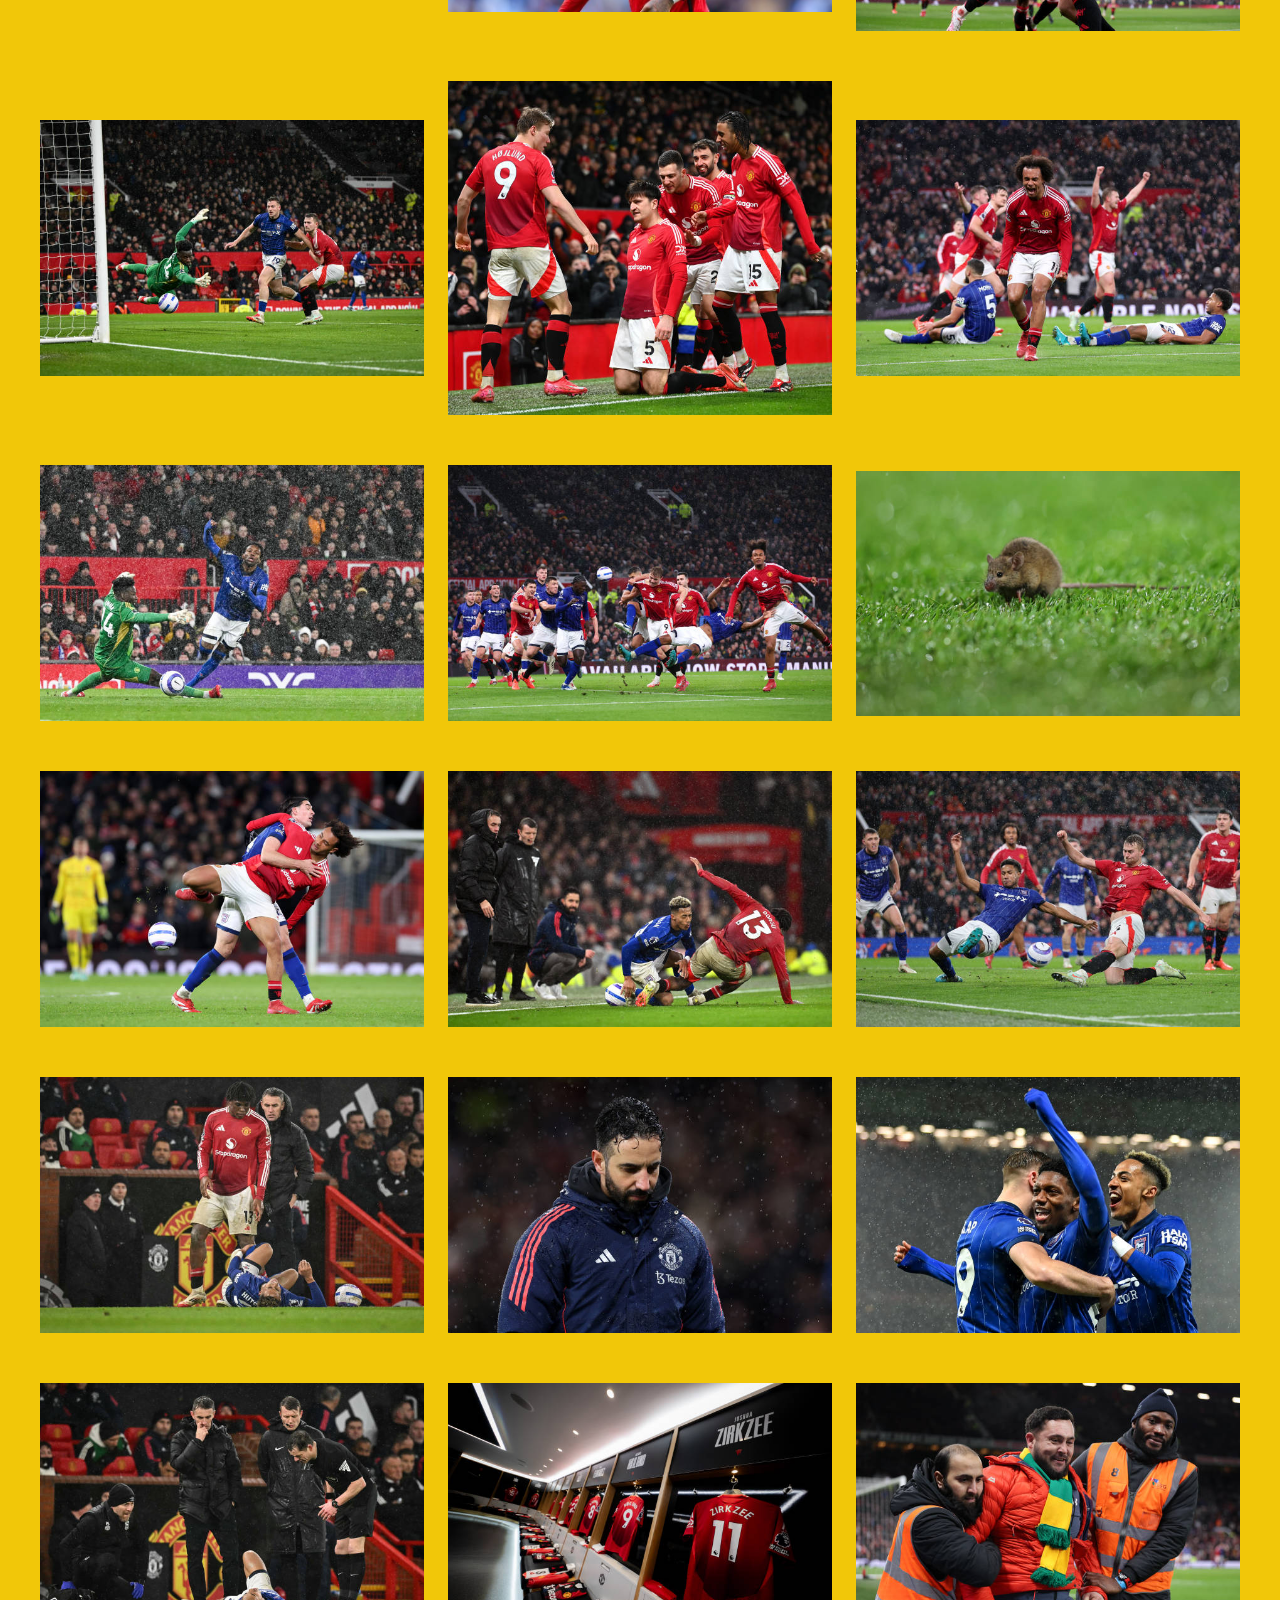
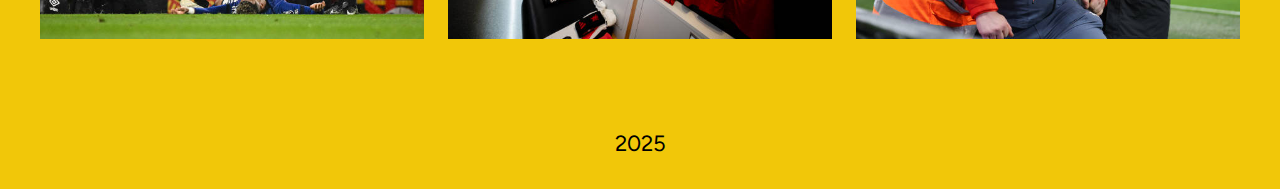
<file: photo.html>
<!DOCTYPE html>
<html lang="en">

<head>
    <link rel="preconnect" href="https://fonts.googleapis.com">
    <link rel="preconnect" href="https://fonts.gstatic.com" crossorigin>
    <link
        href="https://fonts.googleapis.com/css2?family=Figtree:ital,wght@0,300..900;1,300..900&family=Libre+Franklin:ital,wght@0,100..900;1,100..900&display=swap"
        rel="stylesheet">
    <meta charset="UTF-8">
    <meta name="viewport" content="width=device-width, initial-scale=1.0">
    <title>MUFC - Photo page</title>
    <link rel="stylesheet" href="./style.css">
    <link rel="shortcut icon" href="./images/favicon.png" type="image/x-icon">
</head>

<body class="figtree photo-page">
    <header>
        <nav class="container">
            <a href="./index.html"><img src="./images/logo.png" alt="logo"></a>
            <ul>
                <li><a href="./history.html">history</a></li>
                <li><a href="./today.html">today</a></li>
                <li><a href="#">photo</a></li>
                <li><a href="./video.html">video</a></li>
                <li><a href="./about.html">about</a></li>
            </ul>
        </nav>

    </header>
    <main>
        <section class="container">
            <img src="./images/photos/photo1.jpg" alt="">
            <img src="./images/photos/photo2.avif" alt="">
            <img src="./images/photos/photo3.webp" alt="">
            <img src="./images/photos/photo4.webp" alt="">
            <img src="./images/photos/photo5.jpg" alt="">
            <img src="./images/photos/photo6.jpg" alt="">
            <img src="./images/photos/photo7.webp" alt="">
            <img src="./images/photos/photo8.webp" alt="">
            <img src="./images/photos/photo9.jpg" alt="">
            <img src="./images/photos/photo10.webp" alt="">
            <img src="./images/photos/photo11.webp" alt="">
            <img src="./images/photos/photo12.webp" alt="">
            <img src="./images/photos/photo13.avif" alt="">
            <img src="./images/photos/photo14.jpg" alt="">
            <img src="./images/photos/photo15.jpg" alt=""> 
            <img src="./images/photos/photo16.jpg" alt="">
            <img src="./images/photos/photo17.jpg" alt="">
            <img src="./images/photos/photo18.jpg" alt="">
            <img src="./images/photos/photo19.jpg" alt="">
            <img src="./images/photos/photo20.jpg" alt="">
            <img src="./images/photos/photo21.jpg" alt="">
            <img src="./images/photos/photo22.jpg" alt="">
            <img src="./images/photos/photo23.jpg" alt="">
            <img src="./images/photos/photo24.jpg" alt="">
            <img src="./images/photos/photo25.jpg" alt="">
            <img src="./images/photos/photo26.jpg" alt="">
            <img src="./images/photos/photo27.jpg" alt="">
            <img src="./images/photos/photo28.jpg" alt="">
            <img src="./images/photos/photo29.jpg" alt="">
            <img src="./images/photos/photo30.jpg" alt="">
        </section>
    </main>
    <footer>
        <p>
            2025
        </p>
    </footer>
</body>

</html>
</file>
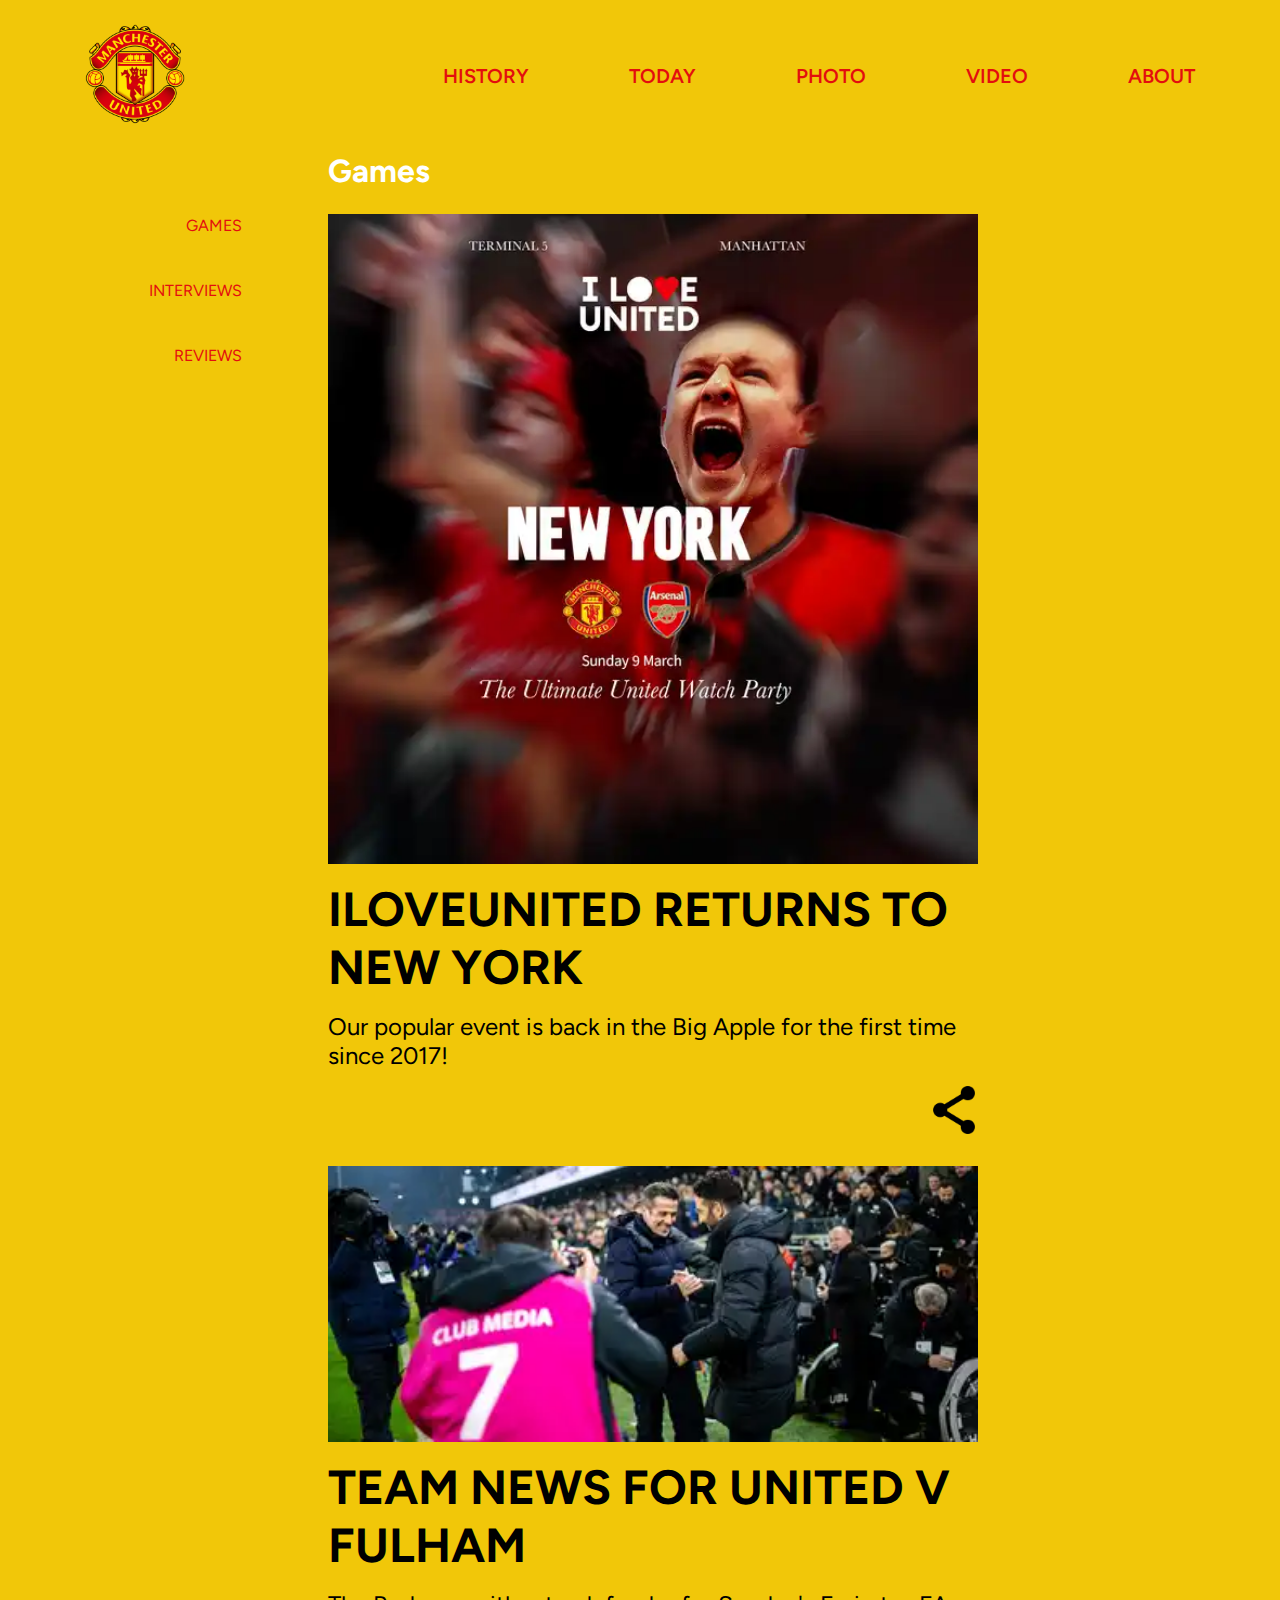
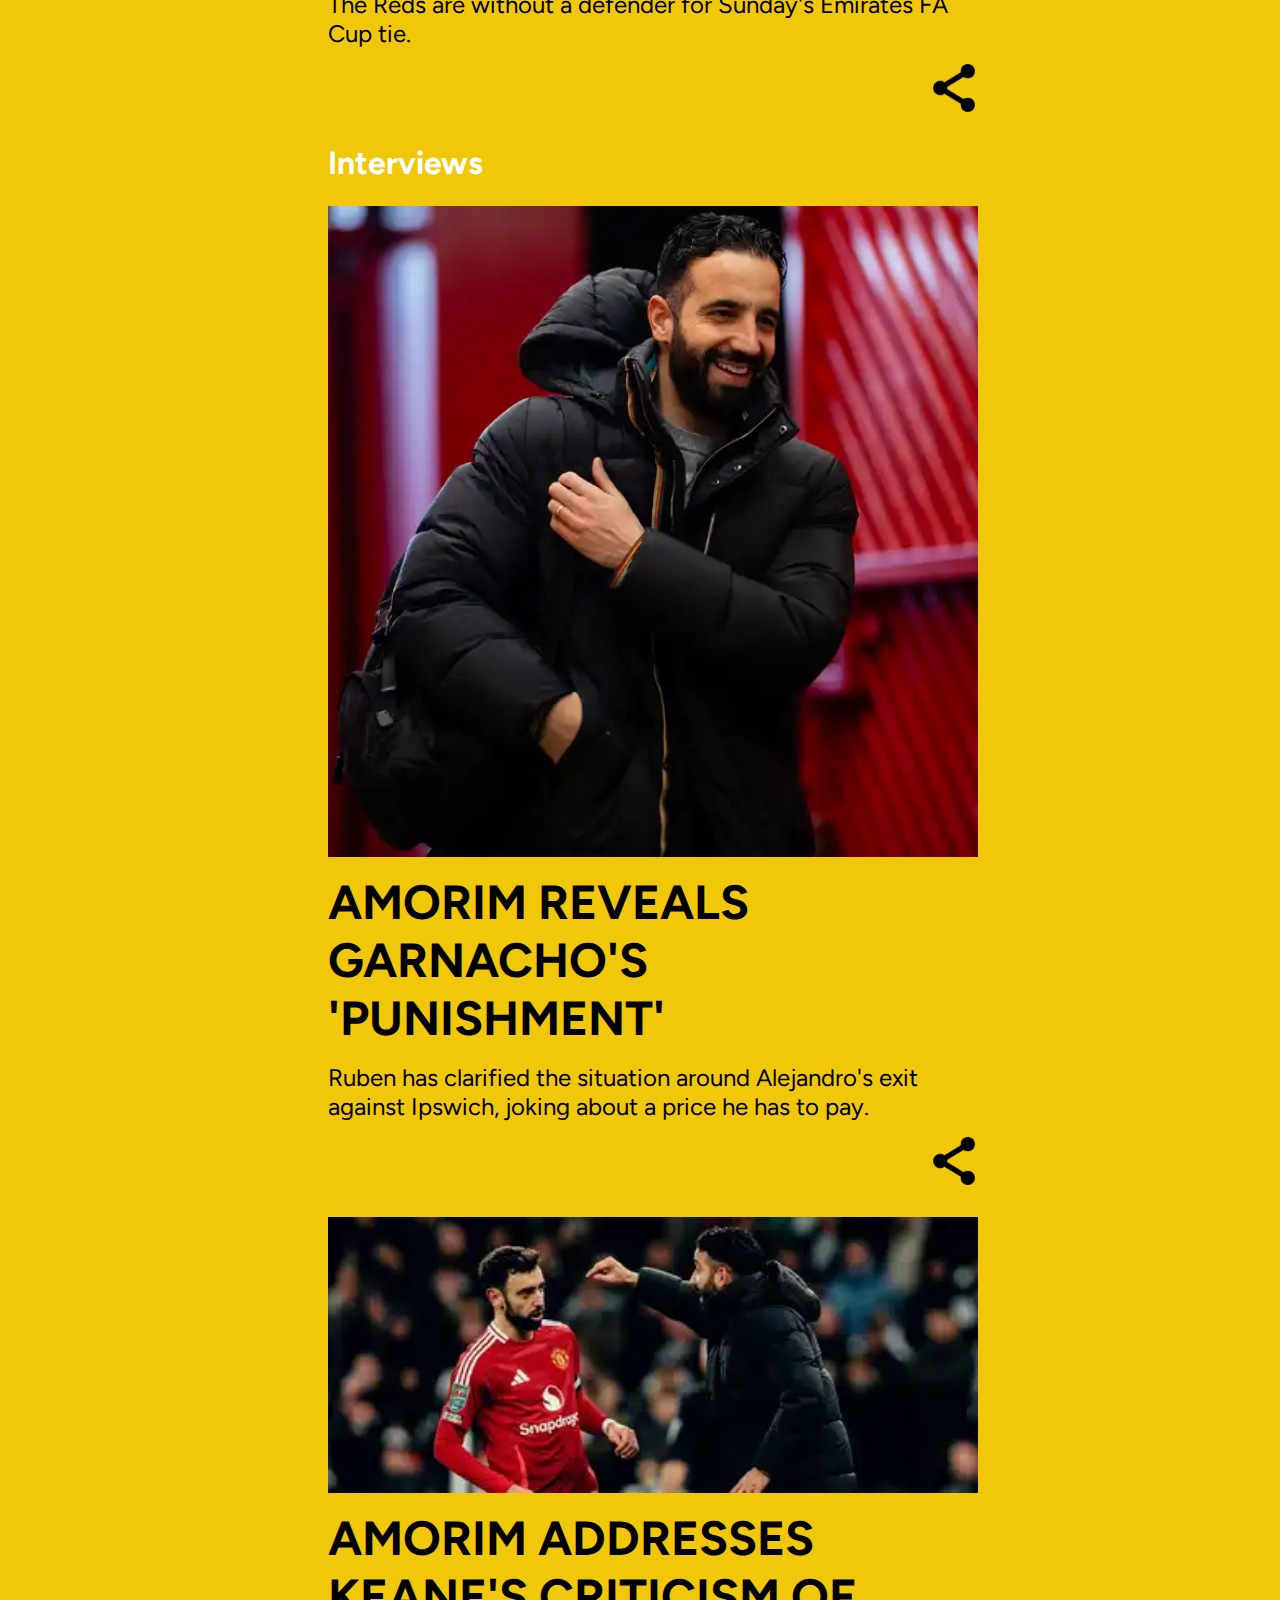
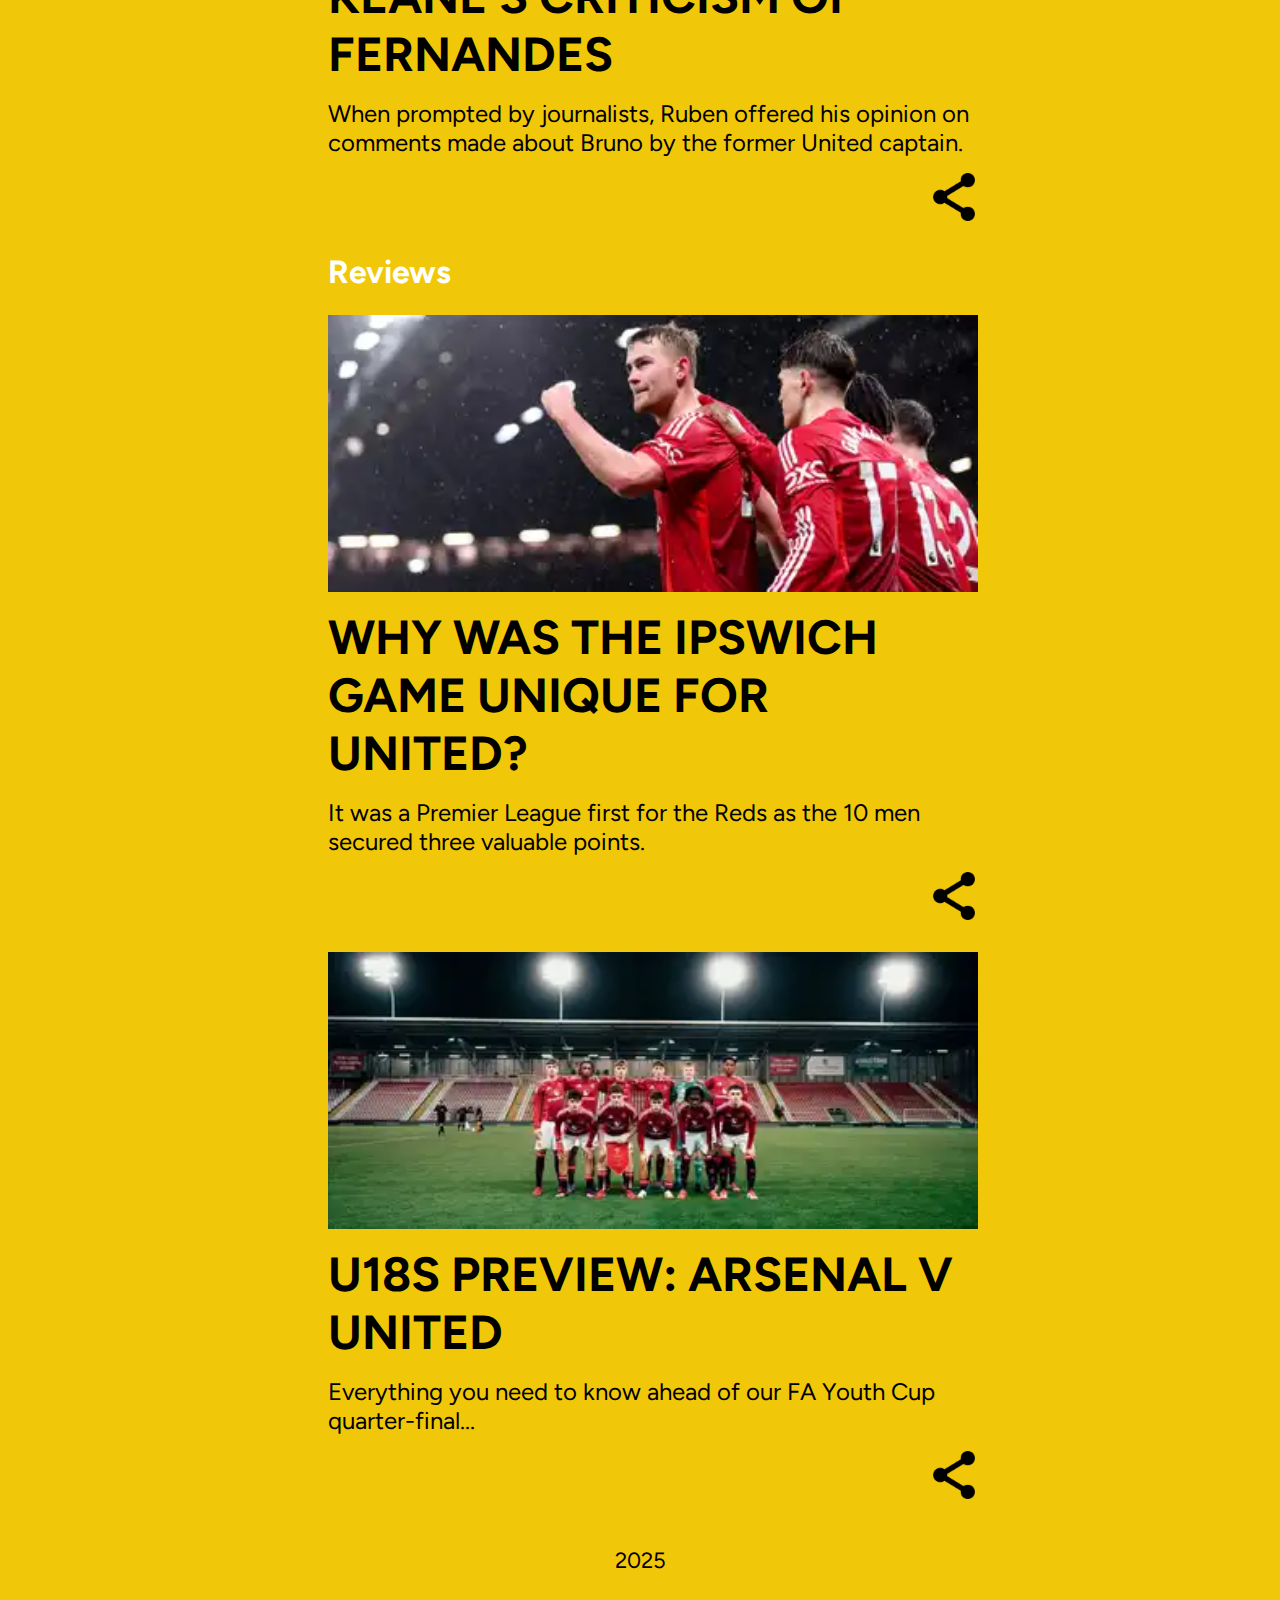
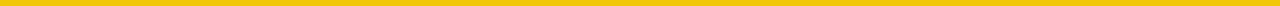
<file: today.html>
<!DOCTYPE html>
<html lang="en">

<head>
    <link rel="preconnect" href="https://fonts.googleapis.com">
    <link rel="preconnect" href="https://fonts.gstatic.com" crossorigin>
    <link
        href="https://fonts.googleapis.com/css2?family=Figtree:ital,wght@0,300..900;1,300..900&family=Libre+Franklin:ital,wght@0,100..900;1,100..900&display=swap"
        rel="stylesheet">
    <meta charset="UTF-8">
    <meta name="viewport" content="width=device-width, initial-scale=1.0">
    <title>MUFC - Today page</title>
    <link rel="stylesheet" href="./style.css">
    <link rel="shortcut icon" href="./images/favicon.png" type="image/x-icon">
</head>

<body class="figtree today-page">
    <header>
        <nav class="container">
            <a href="./index.html"><img src="./images/logo.png" alt="logo"></a>
            <ul>
                <li><a href="./history.html">history</a></li>
                <li><a href="#">today</a></li>
                <li><a href="./photo.html">photo</a></li>
                <li><a href="./video.html">video</a></li>
                <li><a href="./about.html">about</a></li>
            </ul>
        </nav>

    </header>
    <main class="container">
        <aside>
            <ul>
                <li><a href="#">Games</a></li>
                <li><a href="#section2">Interviews</a></li>
                <li><a href="#section3">Reviews</a></li>
            </ul>
        </aside>
        <div>
            <section class="news">
                <h2>Games</h2>
                <article>
                    <img src="./images/news/games1.webp" alt="">
                    <h3>ILOVEUNITED returns to New York</h3>
                    <p>Our popular event is back in the Big Apple for the first time since 2017!</p>
                    <a href="https://www.manutd.com/en/news/detail/man-utd-fan-event-iloveunited-comes-to-new-york">
                        <div class="share"></div>
                    </a>
                </article>
                <article>
                    <img src="./images/news/games2.webp" alt="">
                    <h3>Team news for United v Fulham</h3>
                    <p>The Reds are without a defender for Sunday's Emirates FA Cup tie.</p>
                    <a href="https://www.manutd.com/en/news/detail/team-news-for-man-utd-v-fulham-emirates-fa-cup-fifth-round-2-march">
                        <div class="share"></div>
                    </a>
                </article>
            </section>
            <section class="news">
                <h2 id="section2">Interviews</h2>
                <article>
                    <img src="./images/news/inter1.webp" alt="">
                    <h3>Amorim reveals Garnacho's 'punishment'</h3>
                    <p>Ruben has clarified the situation around Alejandro's exit against Ipswich, joking about a price he has to pay.</p>
                    <a href="https://www.manutd.com/en/news/detail/ruben-amorim-clarifies-alejandro-garnacho-situation-v-ipswich">
                        <div class="share"></div>
                    </a>
                </article>
                <article>
                    <img src="./images/news/inter2.webp" alt="">
                    <h3>Amorim addresses Keane's criticism of Fernandes</h3>
                    <p>When prompted by journalists, Ruben offered his opinion on comments made about Bruno by the former United captain.</p>
                    <a href="https://www.manutd.com/en/news/detail/ruben-amorim-responds-to-roy-keane-criticism-of-bruno-fernandes">
                        <div class="share"></div>
                    </a>
                </article>
            </section>
            <section class="news">
                <h2 id="section3">Reviews</h2>
                <article>
                    <img src="./images/news/rev1.webp" alt="">
                    <h3>Why was the Ipswich game unique for United?</h3>
                    <p>It was a Premier League first for the Reds as the 10 men secured three valuable points.</p>
                    <a href="https://www.manutd.com/en/news/detail/why-man-utd-did-something-unique-in-3-2-win-over-ipswich">
                        <div class="share"></div>
                    </a>
                </article>
                <article>
                    <img src="./images/news/rev2.webp" alt="">
                    <h3>U18s preview: Arsenal v United</h3>
                    <p>Everything you need to know ahead of our FA Youth Cup quarter-final...</p>
                    <a href="https://www.manutd.com/en/news/detail/fa-youth-cup-preview-arsenal-v-manchester-united-28-february-2025">
                        <div class="share"></div>
                    </a>
                </article>
            </section>
        </div>
    </main>
    <footer>
        <p>
            2025
        </p>
    </footer>
</body>

</html>
</file>
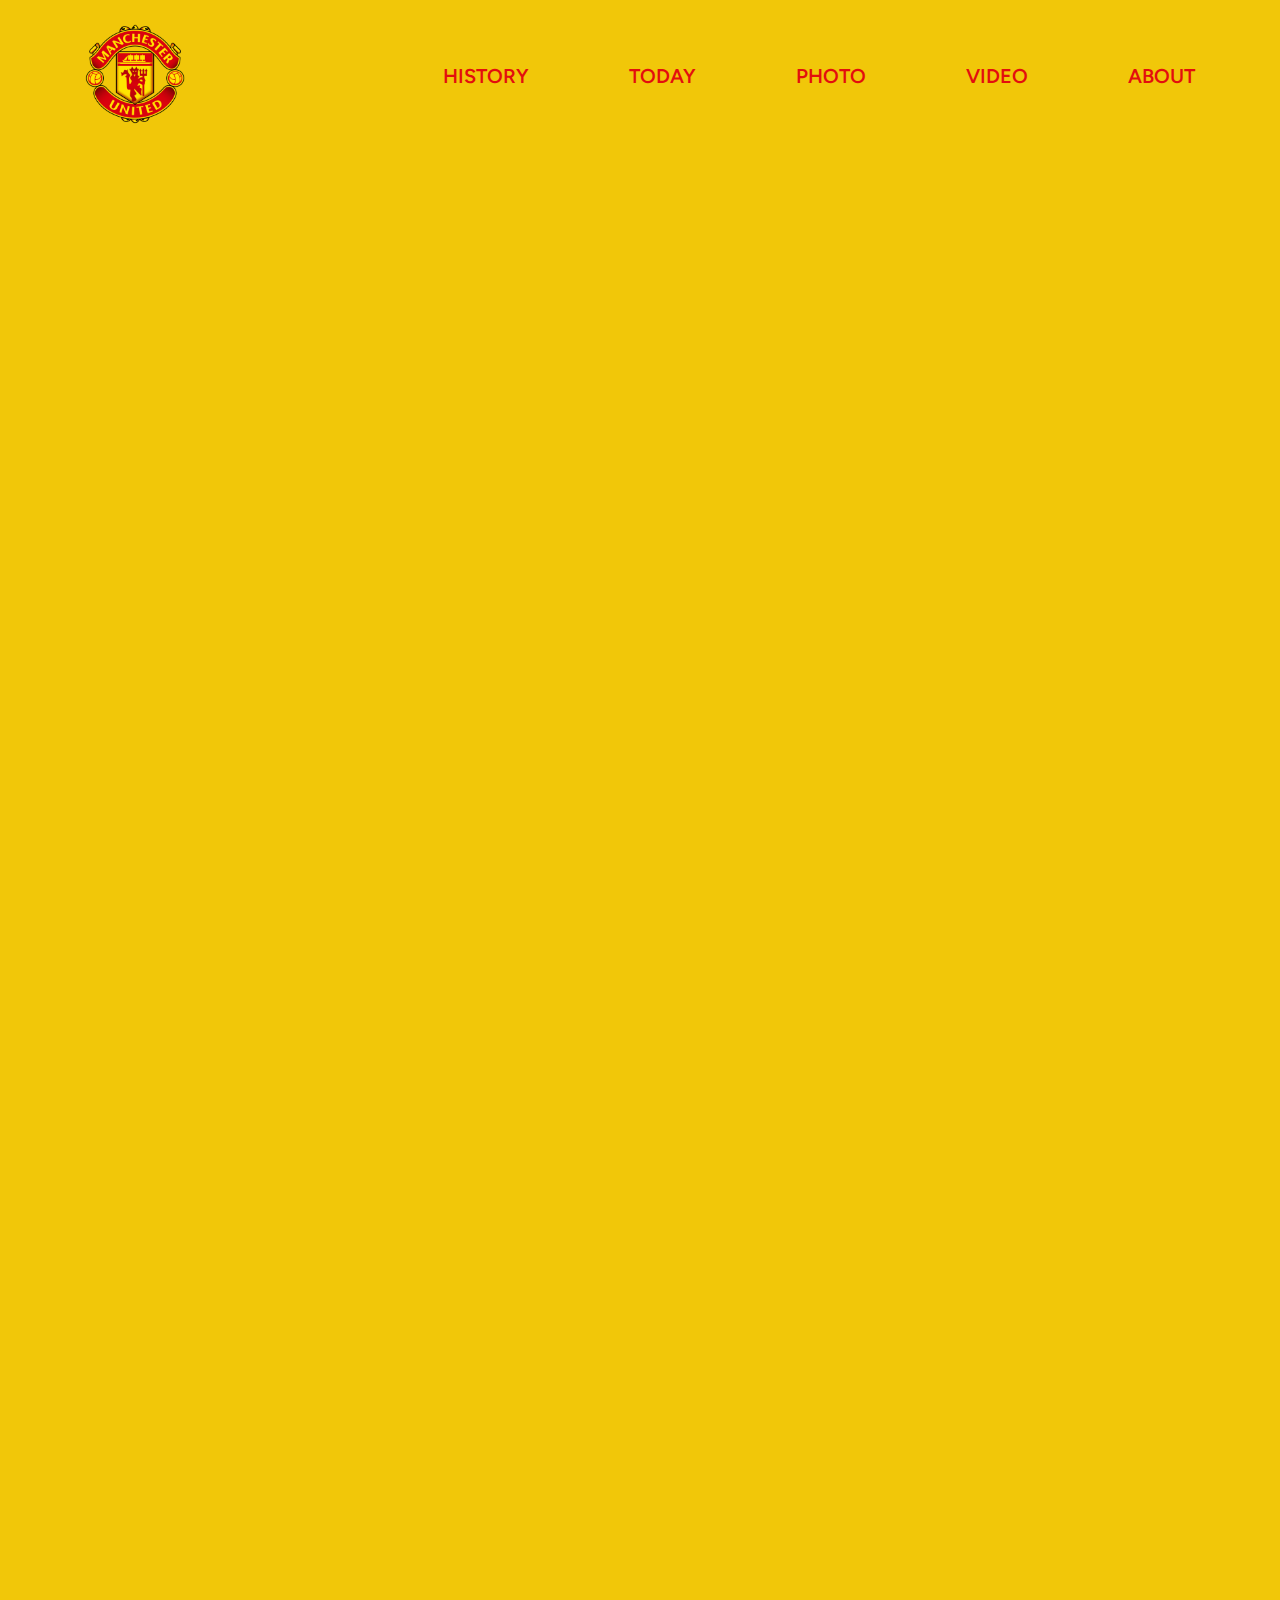
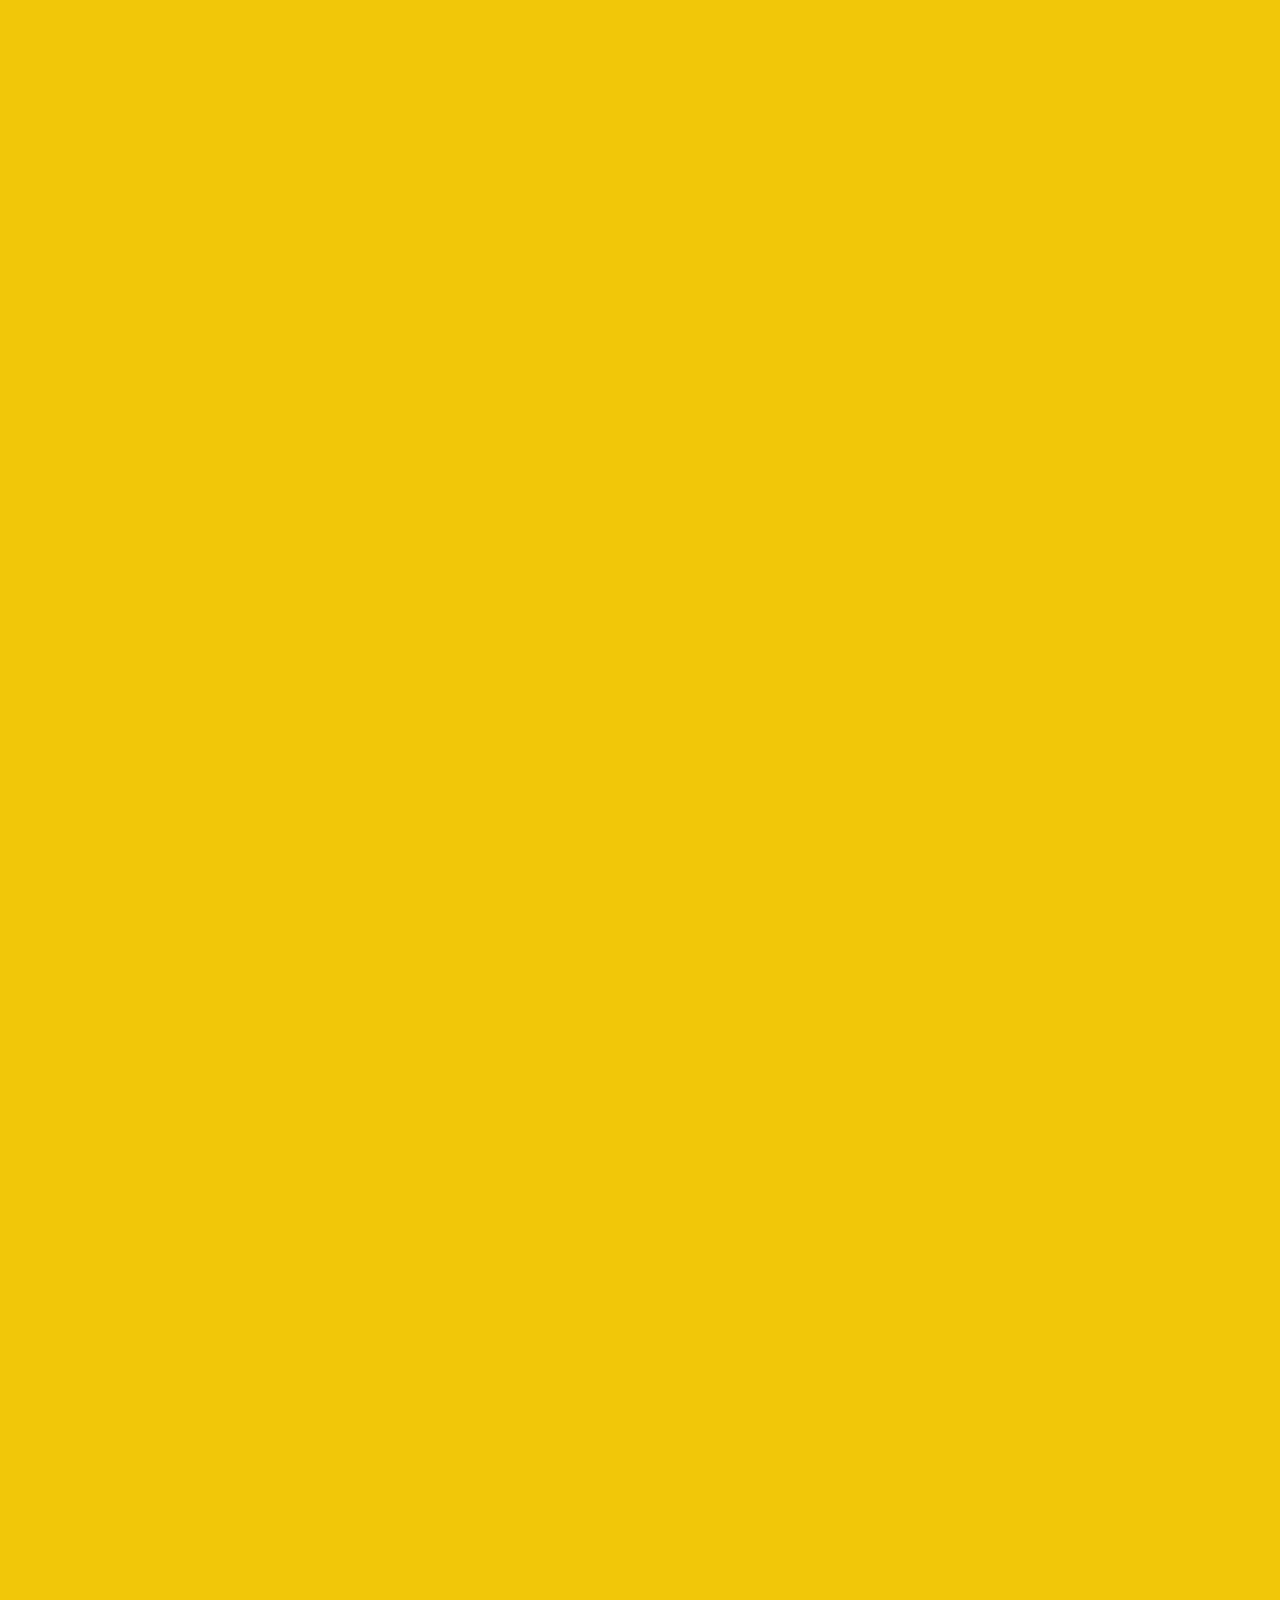
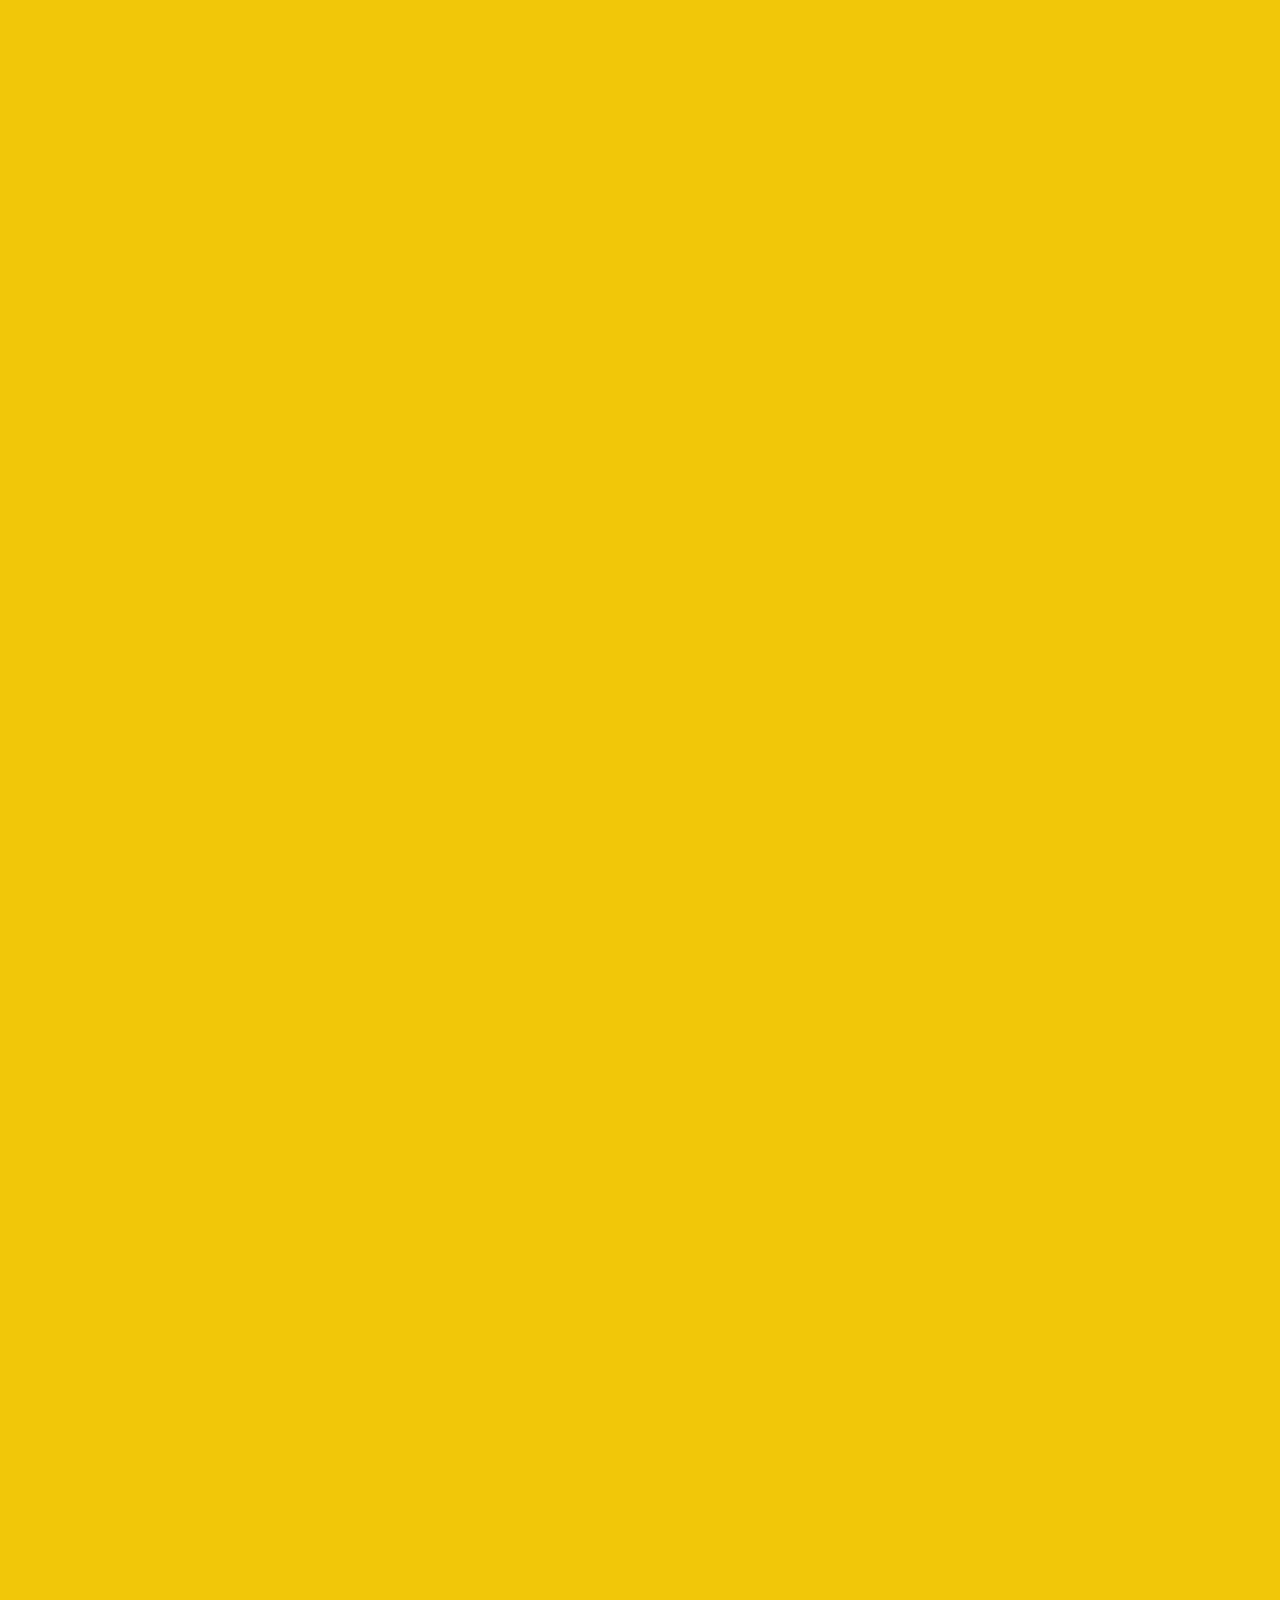
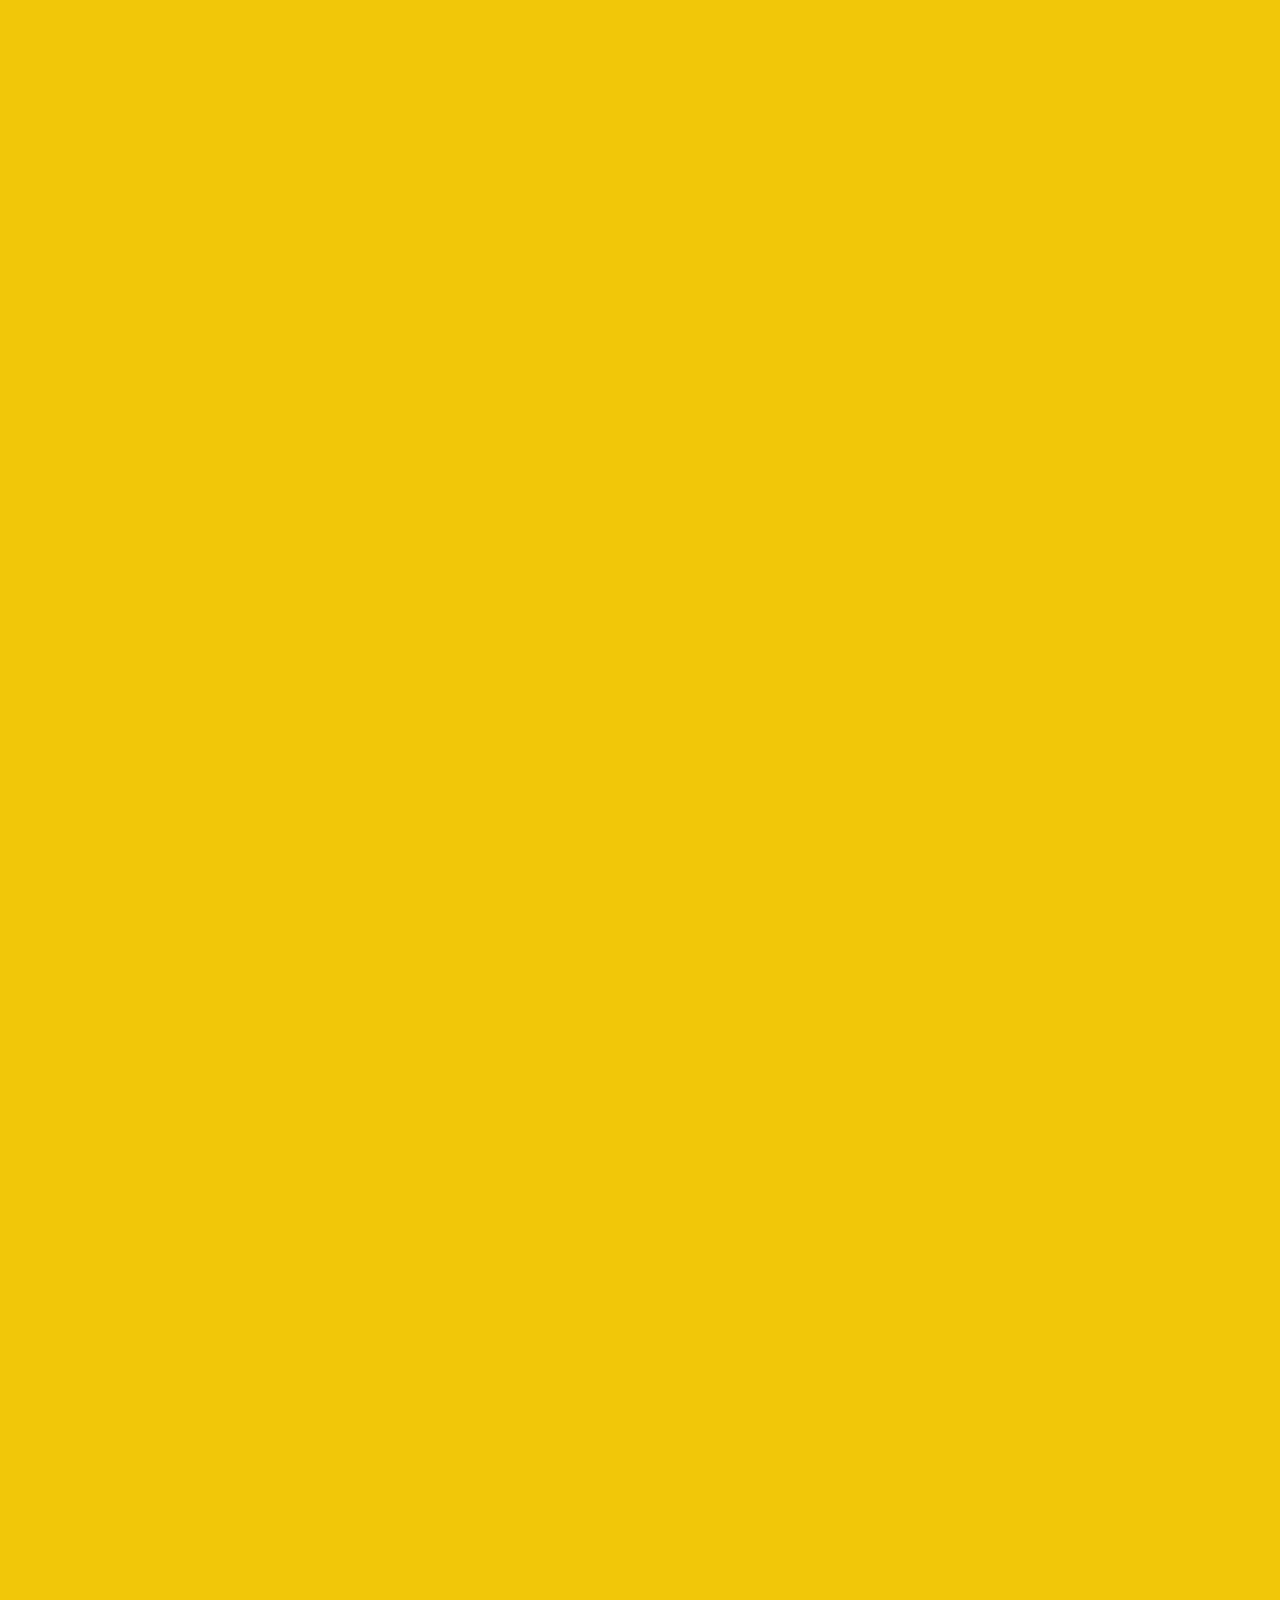
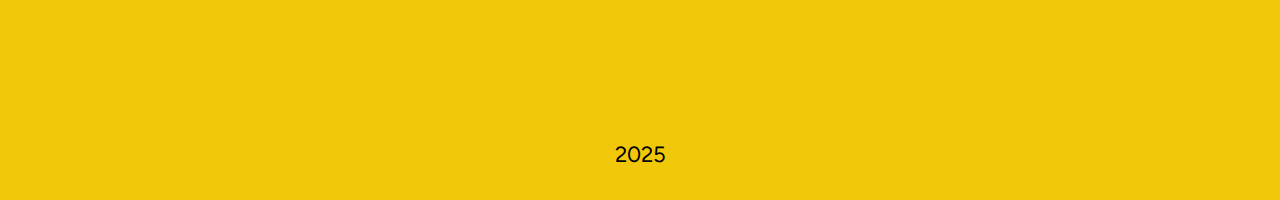
<file: video.html>
<!DOCTYPE html>
<html lang="en">

<head>
    <link rel="preconnect" href="https://fonts.googleapis.com">
    <link rel="preconnect" href="https://fonts.gstatic.com" crossorigin>
    <link
        href="https://fonts.googleapis.com/css2?family=Figtree:ital,wght@0,300..900;1,300..900&family=Libre+Franklin:ital,wght@0,100..900;1,100..900&display=swap"
        rel="stylesheet">
    <meta charset="UTF-8">
    <meta name="viewport" content="width=device-width, initial-scale=1.0">
    <title>MUFC - Video page</title>
    <link rel="stylesheet" href="./style.css">
    <link rel="shortcut icon" href="./images/favicon.png" type="image/x-icon">
</head>

<body class="figtree video-page">
    <header>
        <nav class="container">
            <a href="./index.html"><img src="./images/logo.png" alt="logo"></a>
            <ul>
                <li><a href="./history.html">history</a></li>
                <li><a href="./today.html">today</a></li>
                <li><a href="./photo.html">photo</a></li>
                <li><a href="#">video</a></li>
                <li><a href="./about.html">about</a></li>
            </ul>
        </nav>

    </header>
    <main>
        <section class="container">
            <div><iframe width="560" height="315" src="https://www.youtube.com/embed/sBqMh91pyZ8?si=C-SYS-ieUx3PDmJ6"
                    title="YouTube video player" frameborder="0"
                    allow="accelerometer; autoplay; clipboard-write; encrypted-media; gyroscope; picture-in-picture; web-share"
                    referrerpolicy="strict-origin-when-cross-origin" allowfullscreen></iframe></div>
            <div><iframe width="560" height="315" src="https://www.youtube.com/embed/GOIDgbX90G0?si=FSWFCeVUVCNSYH8O"
                    title="YouTube video player" frameborder="0"
                    allow="accelerometer; autoplay; clipboard-write; encrypted-media; gyroscope; picture-in-picture; web-share"
                    referrerpolicy="strict-origin-when-cross-origin" allowfullscreen></iframe></div>
            <div><iframe width="560" height="315" src="https://www.youtube.com/embed/uhT-hqtTQ9k?si=90t_bfe6zQA601LW"
                    title="YouTube video player" frameborder="0"
                    allow="accelerometer; autoplay; clipboard-write; encrypted-media; gyroscope; picture-in-picture; web-share"
                    referrerpolicy="strict-origin-when-cross-origin" allowfullscreen></iframe></div>
            <div><iframe width="560" height="315" src="https://www.youtube.com/embed/3LffEgXPrT4?si=H1IfnqWC1FOlx_Fd"
                    title="YouTube video player" frameborder="0"
                    allow="accelerometer; autoplay; clipboard-write; encrypted-media; gyroscope; picture-in-picture; web-share"
                    referrerpolicy="strict-origin-when-cross-origin" allowfullscreen></iframe></div>
            <div><iframe width="560" height="315" src="https://www.youtube.com/embed/9WKXHLB-izo?si=E5cG1nn6I4Z85Hi7"
                    title="YouTube video player" frameborder="0"
                    allow="accelerometer; autoplay; clipboard-write; encrypted-media; gyroscope; picture-in-picture; web-share"
                    referrerpolicy="strict-origin-when-cross-origin" allowfullscreen></iframe></div>
            <div><iframe width="560" height="315" src="https://www.youtube.com/embed/O5sjlD-SkYc?si=5jYVLeol875U7w1M"
                    title="YouTube video player" frameborder="0"
                    allow="accelerometer; autoplay; clipboard-write; encrypted-media; gyroscope; picture-in-picture; web-share"
                    referrerpolicy="strict-origin-when-cross-origin" allowfullscreen></iframe></div>
            <div><iframe width="560" height="315" src="https://www.youtube.com/embed/ZCEgrOS1a3w?si=OX0O6KLzMDFW2OP1"
                    title="YouTube video player" frameborder="0"
                    allow="accelerometer; autoplay; clipboard-write; encrypted-media; gyroscope; picture-in-picture; web-share"
                    referrerpolicy="strict-origin-when-cross-origin" allowfullscreen></iframe></div>
            <div><iframe width="560" height="315" src="https://www.youtube.com/embed/xGuAkCFd8Kc?si=u8dHmvISBSS9qUPD"
                    title="YouTube video player" frameborder="0"
                    allow="accelerometer; autoplay; clipboard-write; encrypted-media; gyroscope; picture-in-picture; web-share"
                    referrerpolicy="strict-origin-when-cross-origin" allowfullscreen></iframe></div>
            <div><iframe width="560" height="315" src="https://www.youtube.com/embed/tBLtJNmrFcQ?si=UQHJ3o2ziiTb34za"
                    title="YouTube video player" frameborder="0"
                    allow="accelerometer; autoplay; clipboard-write; encrypted-media; gyroscope; picture-in-picture; web-share"
                    referrerpolicy="strict-origin-when-cross-origin" allowfullscreen></iframe></div>
            <div><iframe width="560" height="315" src="https://www.youtube.com/embed/CUMYw1Hepow?si=I9DW_goPbc0WmW-C"
                    title="YouTube video player" frameborder="0"
                    allow="accelerometer; autoplay; clipboard-write; encrypted-media; gyroscope; picture-in-picture; web-share"
                    referrerpolicy="strict-origin-when-cross-origin" allowfullscreen></iframe></div>
            <div><iframe width="560" height="315" src="https://www.youtube.com/embed/2ZUznS2oj0g?si=iaA-_s41bsmTUx_u"
                    title="YouTube video player" frameborder="0"
                    allow="accelerometer; autoplay; clipboard-write; encrypted-media; gyroscope; picture-in-picture; web-share"
                    referrerpolicy="strict-origin-when-cross-origin" allowfullscreen></iframe></div>
            <div><iframe width="560" height="315" src="https://www.youtube.com/embed/6dcVvCnTlOI?si=6uHQNFCASCXGMuK0"
                    title="YouTube video player" frameborder="0"
                    allow="accelerometer; autoplay; clipboard-write; encrypted-media; gyroscope; picture-in-picture; web-share"
                    referrerpolicy="strict-origin-when-cross-origin" allowfullscreen></iframe></div>
            <div><iframe width="560" height="315" src="https://www.youtube.com/embed/ZtDycsqy2EM?si=QLW4Qw_4oBF86V8b"
                    title="YouTube video player" frameborder="0"
                    allow="accelerometer; autoplay; clipboard-write; encrypted-media; gyroscope; picture-in-picture; web-share"
                    referrerpolicy="strict-origin-when-cross-origin" allowfullscreen></iframe></div>
            <div><iframe width="560" height="315" src="https://www.youtube.com/embed/ZkskoqZyE4U?si=3XtQV4upg6Ix5i22"
                    title="YouTube video player" frameborder="0"
                    allow="accelerometer; autoplay; clipboard-write; encrypted-media; gyroscope; picture-in-picture; web-share"
                    referrerpolicy="strict-origin-when-cross-origin" allowfullscreen></iframe></div>
            <div><iframe width="560" height="315" src="https://www.youtube.com/embed/Tjp4d1YvPFY?si=bKpi_p0qxVGs3Gnh"
                    title="YouTube video player" frameborder="0"
                    allow="accelerometer; autoplay; clipboard-write; encrypted-media; gyroscope; picture-in-picture; web-share"
                    referrerpolicy="strict-origin-when-cross-origin" allowfullscreen></iframe></div>
            <div><iframe width="560" height="315" src="https://www.youtube.com/embed/BtGaOtcZ9oI?si=KbnbZXjMfZfTKFsN"
                    title="YouTube video player" frameborder="0"
                    allow="accelerometer; autoplay; clipboard-write; encrypted-media; gyroscope; picture-in-picture; web-share"
                    referrerpolicy="strict-origin-when-cross-origin" allowfullscreen></iframe></div>
            <div><iframe width="560" height="315" src="https://www.youtube.com/embed/mzIY-GHQ304?si=-wQUG_MHPIwgWV8J"
                    title="YouTube video player" frameborder="0"
                    allow="accelerometer; autoplay; clipboard-write; encrypted-media; gyroscope; picture-in-picture; web-share"
                    referrerpolicy="strict-origin-when-cross-origin" allowfullscreen></iframe></div>
            <div><iframe width="560" height="315" src="https://www.youtube.com/embed/z8qvC_ylrIU?si=HoMTrYiuqZwIZiry"
                    title="YouTube video player" frameborder="0"
                    allow="accelerometer; autoplay; clipboard-write; encrypted-media; gyroscope; picture-in-picture; web-share"
                    referrerpolicy="strict-origin-when-cross-origin" allowfullscreen></iframe></div>
            <div><iframe width="560" height="315" src="https://www.youtube.com/embed/jVeKGLDQv_A?si=F01US4mcy-bZEpc-"
                    title="YouTube video player" frameborder="0"
                    allow="accelerometer; autoplay; clipboard-write; encrypted-media; gyroscope; picture-in-picture; web-share"
                    referrerpolicy="strict-origin-when-cross-origin" allowfullscreen></iframe></div>
            <div><iframe width="560" height="315" src="https://www.youtube.com/embed/hYEyxtaJleI?si=Y7GG9mpX3lFmx55p"
                    title="YouTube video player" frameborder="0"
                    allow="accelerometer; autoplay; clipboard-write; encrypted-media; gyroscope; picture-in-picture; web-share"
                    referrerpolicy="strict-origin-when-cross-origin" allowfullscreen></iframe></div>
            <div><iframe width="560" height="315" src="https://www.youtube.com/embed/siD7TucRioQ?si=omXlmh-MfNT-pbfW"
                    title="YouTube video player" frameborder="0"
                    allow="accelerometer; autoplay; clipboard-write; encrypted-media; gyroscope; picture-in-picture; web-share"
                    referrerpolicy="strict-origin-when-cross-origin" allowfullscreen></iframe></div>
            <div><iframe width="560" height="315" src="https://www.youtube.com/embed/NAX5rFRT1aU?si=y-8hjtaBTSul2UFf"
                    title="YouTube video player" frameborder="0"
                    allow="accelerometer; autoplay; clipboard-write; encrypted-media; gyroscope; picture-in-picture; web-share"
                    referrerpolicy="strict-origin-when-cross-origin" allowfullscreen></iframe></div>
            <div><iframe width="560" height="315" src="https://www.youtube.com/embed/x6wT7QmlciU?si=vZNc9dThL4T78zCB"
                    title="YouTube video player" frameborder="0"
                    allow="accelerometer; autoplay; clipboard-write; encrypted-media; gyroscope; picture-in-picture; web-share"
                    referrerpolicy="strict-origin-when-cross-origin" allowfullscreen></iframe></div>
            <div><iframe width="560" height="315" src="https://www.youtube.com/embed/2X8Fbf3ShC4?si=SpovIPV8PMS5LpGw"
                    title="YouTube video player" frameborder="0"
                    allow="accelerometer; autoplay; clipboard-write; encrypted-media; gyroscope; picture-in-picture; web-share"
                    referrerpolicy="strict-origin-when-cross-origin" allowfullscreen></iframe></div>
            <div><iframe width="560" height="315" src="https://www.youtube.com/embed/6gD8h_9te_k?si=B1bGfLZsnBcfQB9_"
                    title="YouTube video player" frameborder="0"
                    allow="accelerometer; autoplay; clipboard-write; encrypted-media; gyroscope; picture-in-picture; web-share"
                    referrerpolicy="strict-origin-when-cross-origin" allowfullscreen></iframe></div>
            <div><iframe width="560" height="315" src="https://www.youtube.com/embed/82Z96i4gxpM?si=t1S8TiUJKesLCip2"
                    title="YouTube video player" frameborder="0"
                    allow="accelerometer; autoplay; clipboard-write; encrypted-media; gyroscope; picture-in-picture; web-share"
                    referrerpolicy="strict-origin-when-cross-origin" allowfullscreen></iframe></div>
            <div><iframe width="560" height="315" src="https://www.youtube.com/embed/GeKkFG2lnmo?si=FAT5vB8IyFwLGstg"
                    title="YouTube video player" frameborder="0"
                    allow="accelerometer; autoplay; clipboard-write; encrypted-media; gyroscope; picture-in-picture; web-share"
                    referrerpolicy="strict-origin-when-cross-origin" allowfullscreen></iframe></div>
            <div><iframe width="560" height="315" src="https://www.youtube.com/embed/zH0sf4HympE?si=DDAWDIn6YWLi5QOg"
                    title="YouTube video player" frameborder="0"
                    allow="accelerometer; autoplay; clipboard-write; encrypted-media; gyroscope; picture-in-picture; web-share"
                    referrerpolicy="strict-origin-when-cross-origin" allowfullscreen></iframe></div>
            <div><iframe width="560" height="315" src="https://www.youtube.com/embed/IZ3AtEhIzoU?si=Ku5Rx5Z91ouXYhHH"
                    title="YouTube video player" frameborder="0"
                    allow="accelerometer; autoplay; clipboard-write; encrypted-media; gyroscope; picture-in-picture; web-share"
                    referrerpolicy="strict-origin-when-cross-origin" allowfullscreen></iframe></div>
            <div><iframe width="560" height="315" src="https://www.youtube.com/embed/EQ8UKUSOOGo?si=TrAiwmSTiDrg6fhm"
                    title="YouTube video player" frameborder="0"
                    allow="accelerometer; autoplay; clipboard-write; encrypted-media; gyroscope; picture-in-picture; web-share"
                    referrerpolicy="strict-origin-when-cross-origin" allowfullscreen></iframe></div>
            <div><iframe width="560" height="315" src="https://www.youtube.com/embed/Dekgh94TVr4?si=riKt1HMQiqI7A06g"
                    title="YouTube video player" frameborder="0"
                    allow="accelerometer; autoplay; clipboard-write; encrypted-media; gyroscope; picture-in-picture; web-share"
                    referrerpolicy="strict-origin-when-cross-origin" allowfullscreen></iframe></div>
            <div><iframe width="560" height="315" src="https://www.youtube.com/embed/gMq1eUd-ft8?si=ST8sqpaYLqyxmFV4"
                    title="YouTube video player" frameborder="0"
                    allow="accelerometer; autoplay; clipboard-write; encrypted-media; gyroscope; picture-in-picture; web-share"
                    referrerpolicy="strict-origin-when-cross-origin" allowfullscreen></iframe></div>
            <div><iframe width="560" height="315" src="https://www.youtube.com/embed/4kUnY59WMpk?si=d1V_5mOh5kpiCkx1"
                    title="YouTube video player" frameborder="0"
                    allow="accelerometer; autoplay; clipboard-write; encrypted-media; gyroscope; picture-in-picture; web-share"
                    referrerpolicy="strict-origin-when-cross-origin" allowfullscreen></iframe></div>
        </section>
    </main>
    <footer>
        <p>
            2025
        </p>
    </footer>
</body>

</html>
</file>
<file: style.css>
* {
    box-sizing: border-box;
}

h1,
h2,
h3,
p {
    margin: 0;
}

.figtree {
    font-family: "Figtree", serif;
    font-optical-sizing: auto;
    font-weight: 400;
    font-style: normal;
}

.libre-franklin {
    font-family: "Libre Franklin", serif;
    font-optical-sizing: auto;
    font-weight: 400;
    font-style: normal;
}

.container {
    max-width: 1130px;
    /* background-color: #000; */
    margin-left: auto;
    margin-right: auto;
    padding-left: 10px;
    padding-right: 10px;
}

body {
    background-color: #f1c709;
    margin: 0;
}

header {
    padding-top: 24px;

}

nav {
    display: flex;
    column-gap: 48px;
    align-items: center;
    margin-bottom: 24px;
}

nav a img {
    width: 100px;
    height: 100px;

}

ul {
    display: flex;
    column-gap: 100px;
    margin: 0;
    padding: 0;
    list-style-type: none;
    flex-grow: 1;
    justify-content: flex-end;
}

nav ul li:last-child {
    /* margin-right: 24px; */
}

nav ul li a {
    text-transform: uppercase;
    text-decoration: none;
    font-size: 20px;
    color: #e30e0e;
    font-weight: 600;
}

.hero {
    background-image: url(./images/hero.jpg);
    min-height: 600px;
    background-size: contain;
    padding-left: 96px;
    align-content: center;
}

.hero div {
    width: 40%;
}

h1 {
    font-size: 60px;
    text-transform: uppercase;
    color: #fff;
    font-weight: 700;
}

h2 {
    font-size: 32px;
    margin-bottom: 24px;
    color: #fff;
}

.hero div p {
    font-size: 20px;
    color: #c6b6b6;
    font-weight: 700;
}

main section.container {
    padding-left: 0;
    padding-right: 0;
    padding-top: 75px;
    padding-bottom: 75px;
    display: flex;
    justify-content: center;
    flex-wrap: wrap;
    row-gap: 50px;

}

main section.pages {
    column-gap: 50px;
}

main section.container * {
    /* background-color: #6722a7; */
    text-align: center;
}

/* .video {
    background-color: #e4d615;
} */

.video div {
    width: 50%;
}

/* .pages {
    background-color: #19bb19;
} */

.pages div {
    width: 45%;
    height: 45%;
}

.pages a {
    font-size: 72px;
    text-decoration: none;
    text-transform: uppercase;
    font-weight: 900;
    letter-spacing: 10px;
    color: #fff;
    text-shadow: 16px 10px 6px #000;
}

.bg-history-card {
    background-image: url(./images/history.jpg);
}

.bg-today-card {
    background-image: url(./images/today.jpg);
}

.bg-photo-card {
    background-image: url(./images/photo.webp);
}

.bg-video-card {
    background-image: url(./images/video.jpg);
}

.articles {
    /* background-color: #ce2929; */
    font-size: 10px;
    text-decoration: none;
    text-transform: uppercase;
    font-weight: 100;
    color: #161515;
    column-gap: 30px;
}

.articles article {
    /* border: 2px solid black; */
    background-color: #fffefe;
    width: 20%;
    text-align: center;
    padding: 20px;
    display: flex;
    flex-direction: column;
}

.articles article:hover {
    box-shadow: 5px 5px 10px rgba(0, 0, 0, 0.192);
}

.articles article img {
    width: 100%;
    margin-bottom: 16px;
    transition: transform 0.5s ease-in;
}

.articles article:hover img {
    transform: scale(1.1);

}

.articles article h3 {
    margin-bottom: 16px;
}

.articles article p {
    margin-bottom: 16px;
    text-transform: none;
    text-align: justify;
}

.articles article a {
    text-decoration: none;
    color: #fff;
    background-color: #e30e0e;
    padding: 5px 15px 5px 15px;
    border: 1px solid transparent;
    transition: all 0.5s ease-in;
    margin-top: auto;
}

.articles article a:hover {
    color: #e30e0e;
    background-color: #fff;
    border: 1px solid #e30e0e;
}

footer {
    text-align: center;
}

footer p {
    font-size: 22px;
    padding-top: 16px;
    padding-bottom: 32px;
}

.history-page main p {
    text-align: justify;
    column-count: 3;
    column-rule: inset 3px #e30e0e;
}

.history-page .hero {
    background-image: url(images/history.jpg);
    background-repeat: no-repeat;
    background-size: cover;
    background-position: center top;
}

.history-page main section.container {
    flex-direction: column;
}

.history-page main {
    /* background-color: #ccc; */
}








.big-container {
    display: flex;
    align-items: start;
    /* max-width: 1200px; */
    width: 100%;
    padding: 20px;
    margin-right: auto;
    margin-left: auto;
}

.side-image {
    width: 200px;
    /* Ширина зображення */
    height: auto;
}

.left {
    margin-right: 20px;
}

.right {
    margin-left: 20px;
}

/* .content {
    flex: 1;
    text-align: justify;
    background-color: yellow;
    padding: 20px;
} */
body.today-page {
    display: flex;
    flex-direction: column;
    min-height: 100vh;
}

.today-page aside {
    /* border: 1px solid black; */
    width: 25%;
}

.today-page main section {
    /* border: 1px solid black */
}

.today-page main {
    display: flex;
    column-gap: 2%;
    /* border: 1px solid black; */
    flex-grow: 1;
}

.today-page footer {
    /* border: 1px solid black; */
}

.today-page aside ul {
    /* display: block; */
}

aside ul {
    padding: 64px;
    display: flex;
    flex-direction: column;
    align-items: end;
}

aside ul li {
    margin-bottom: 32px;
    width: fit-content;
    padding-bottom: 12px;
    border-bottom: 2px solid transparent;
}

aside ul li:hover {
    border-bottom: 2px solid #fff;

}

aside ul li:hover a {
    color: #fff;
}

aside ul li a {
    text-transform: uppercase;
    text-decoration: none;
    padding-bottom: 12px;
    color: #e30e0e;
}

.news article {
    display: flex;
    flex-direction: column;
    gap: 16px;
    margin-bottom: 32px;
    width: 75%;
}

.news article img {
    width: 100%;
}

.news article h3 {
    text-transform: uppercase;
    font-size: 48px;
}

.news article p {
    font-size: 24px;
}

.news a {
    align-self: flex-end;
}

.news .share {
    width: 48px;
    height: 48px;
    background-image: url(./images/news/icons/share.png);
    background-size: contain;

}

.photo-page section.container {
    display: flex;
    align-items: center;
    column-gap: 24px;
    max-width: 1600px;
}

.photo-page section.container img {
    width: 30%;
    transition: transform 1s ease-in-out, border-radius 1s ease-in-out;
}
.photo-page section.container img:hover{
transform: scale(1.5);
border-radius: 50px;
}

.video-page section.container {
column-gap: 24px;
max-width: 1800px;
}
</file>
